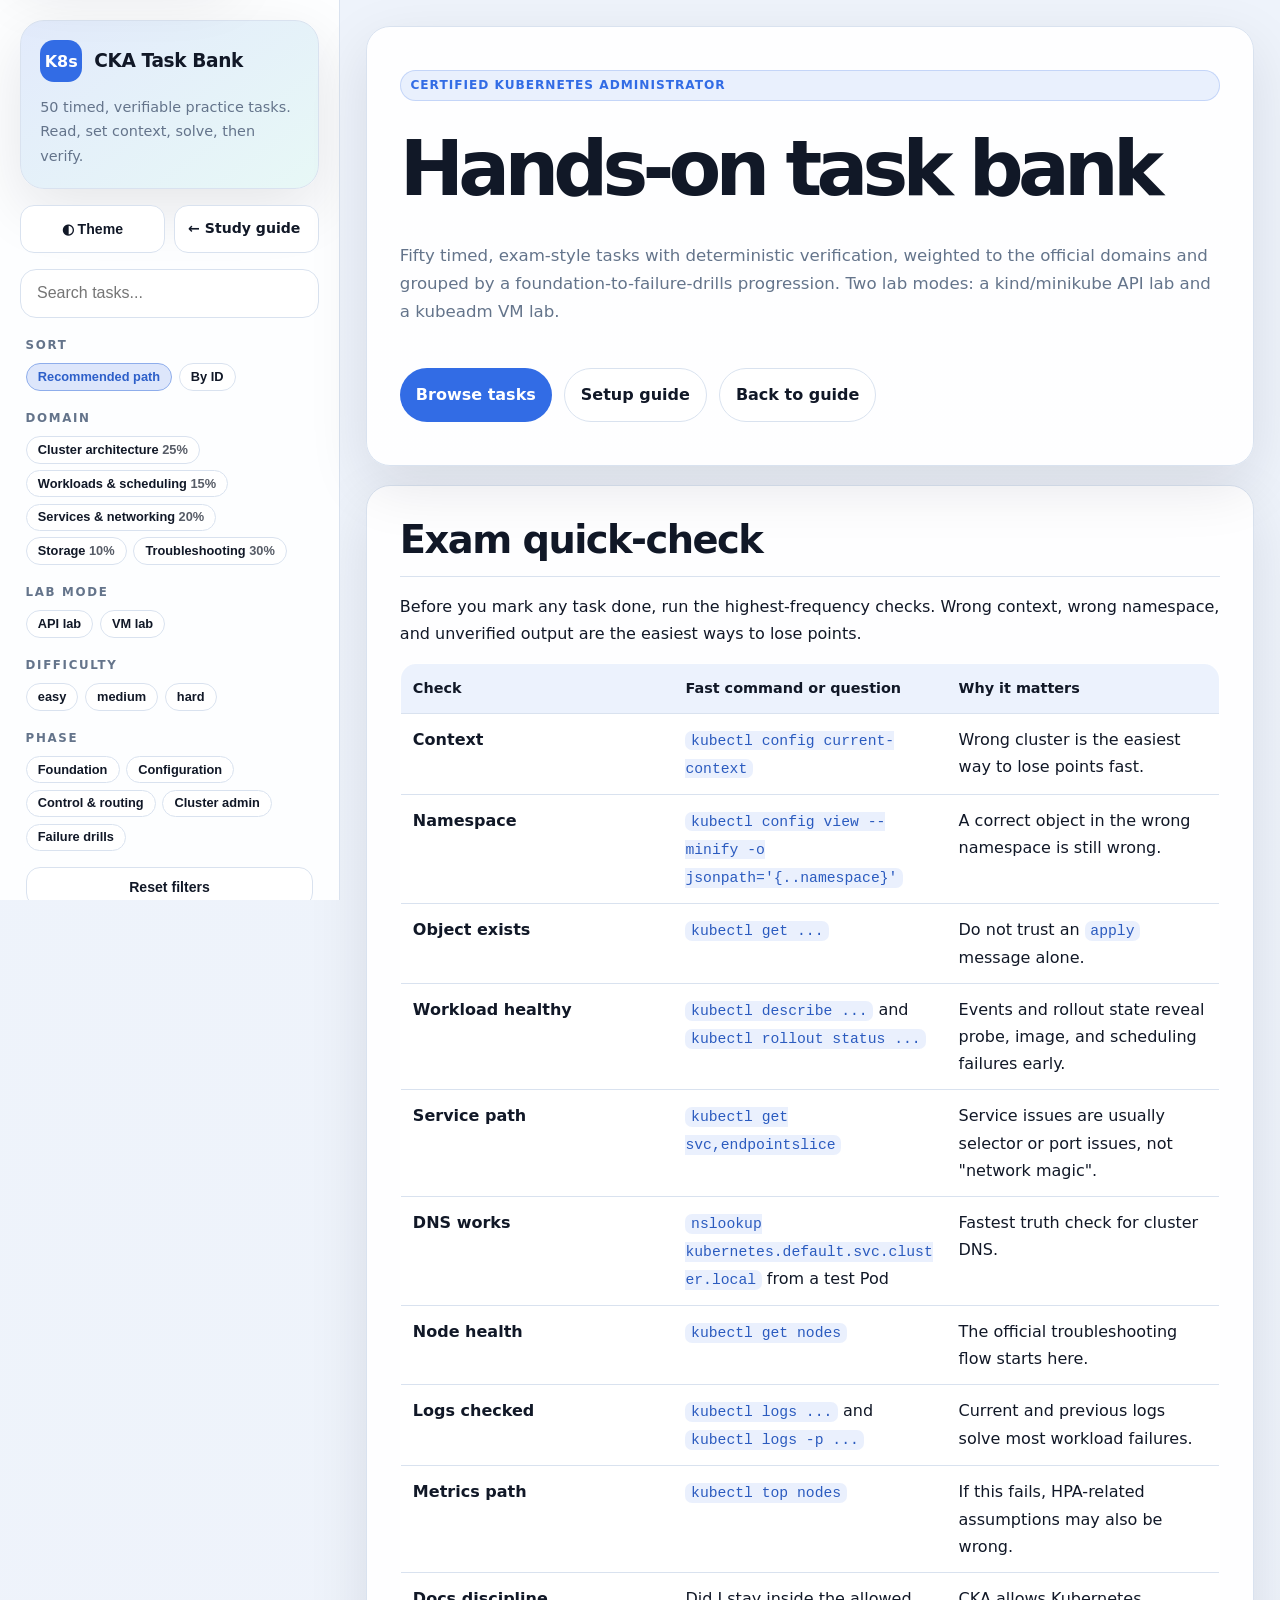
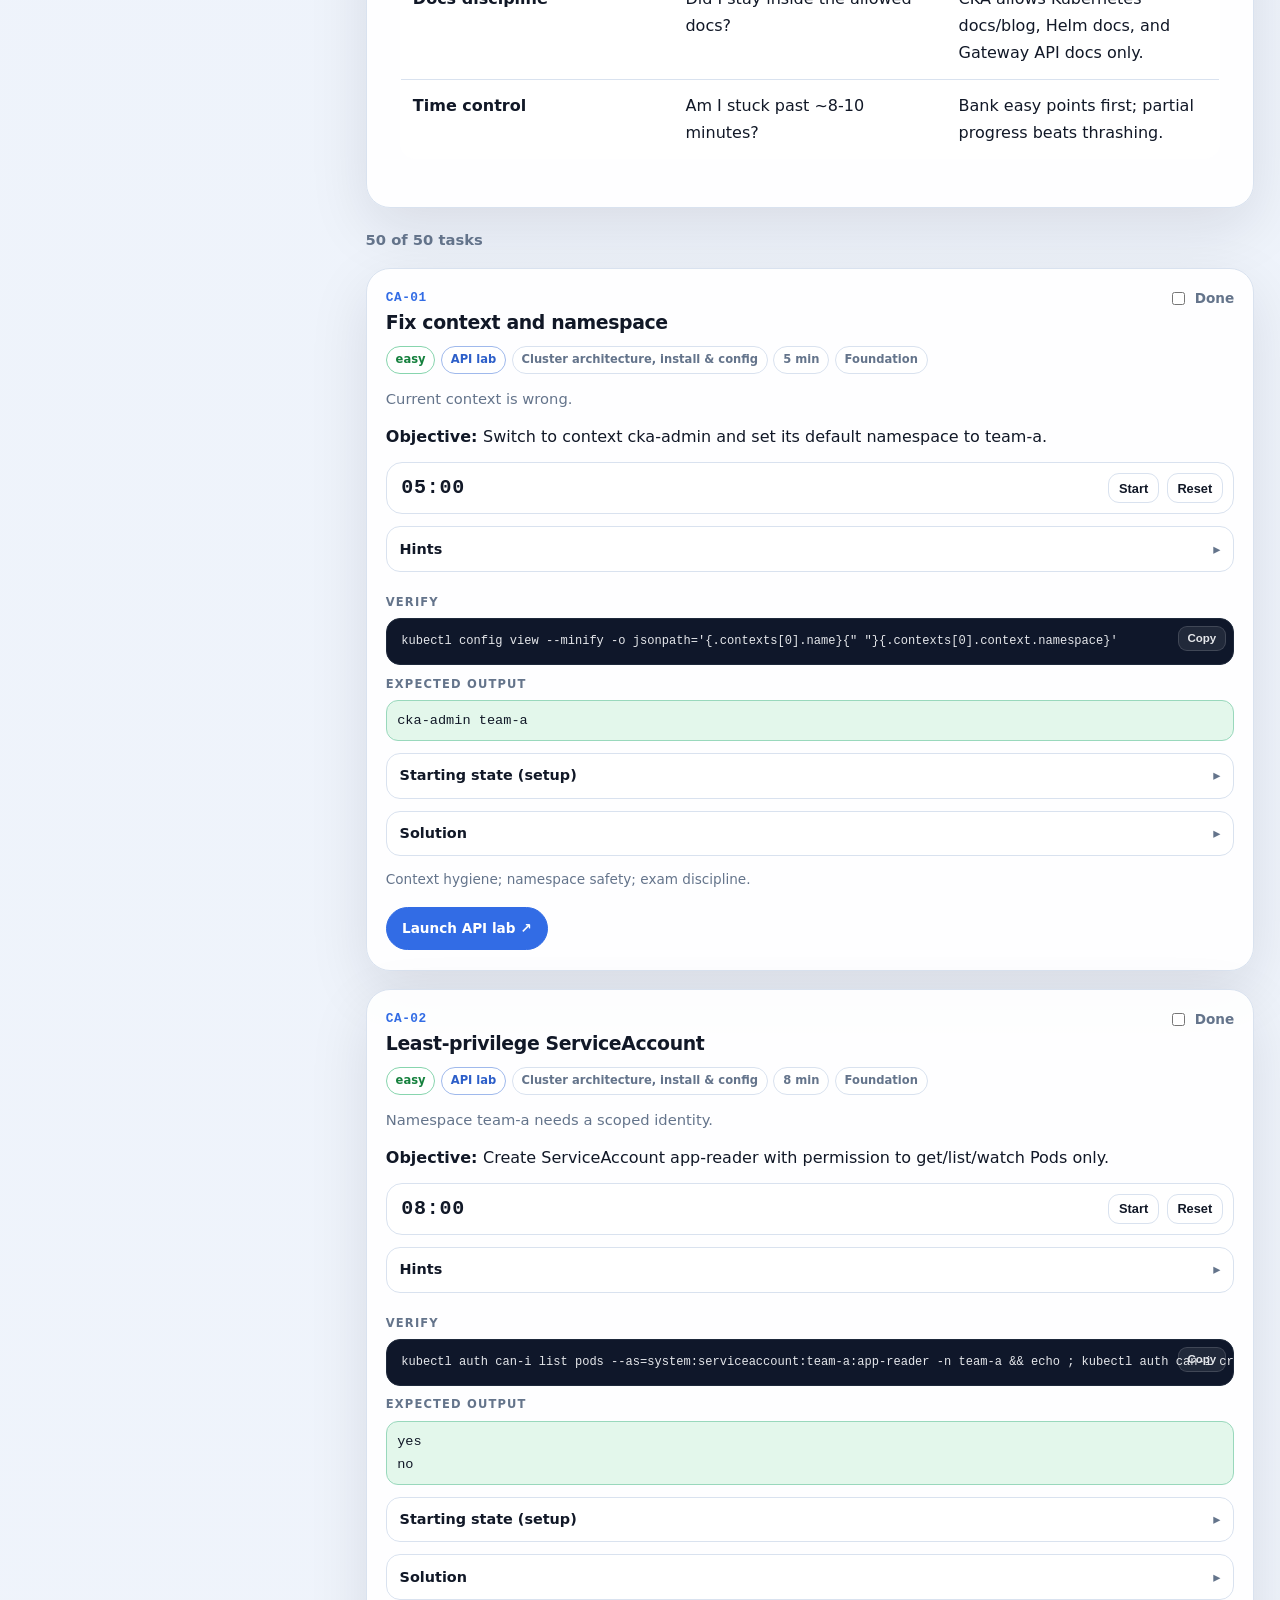
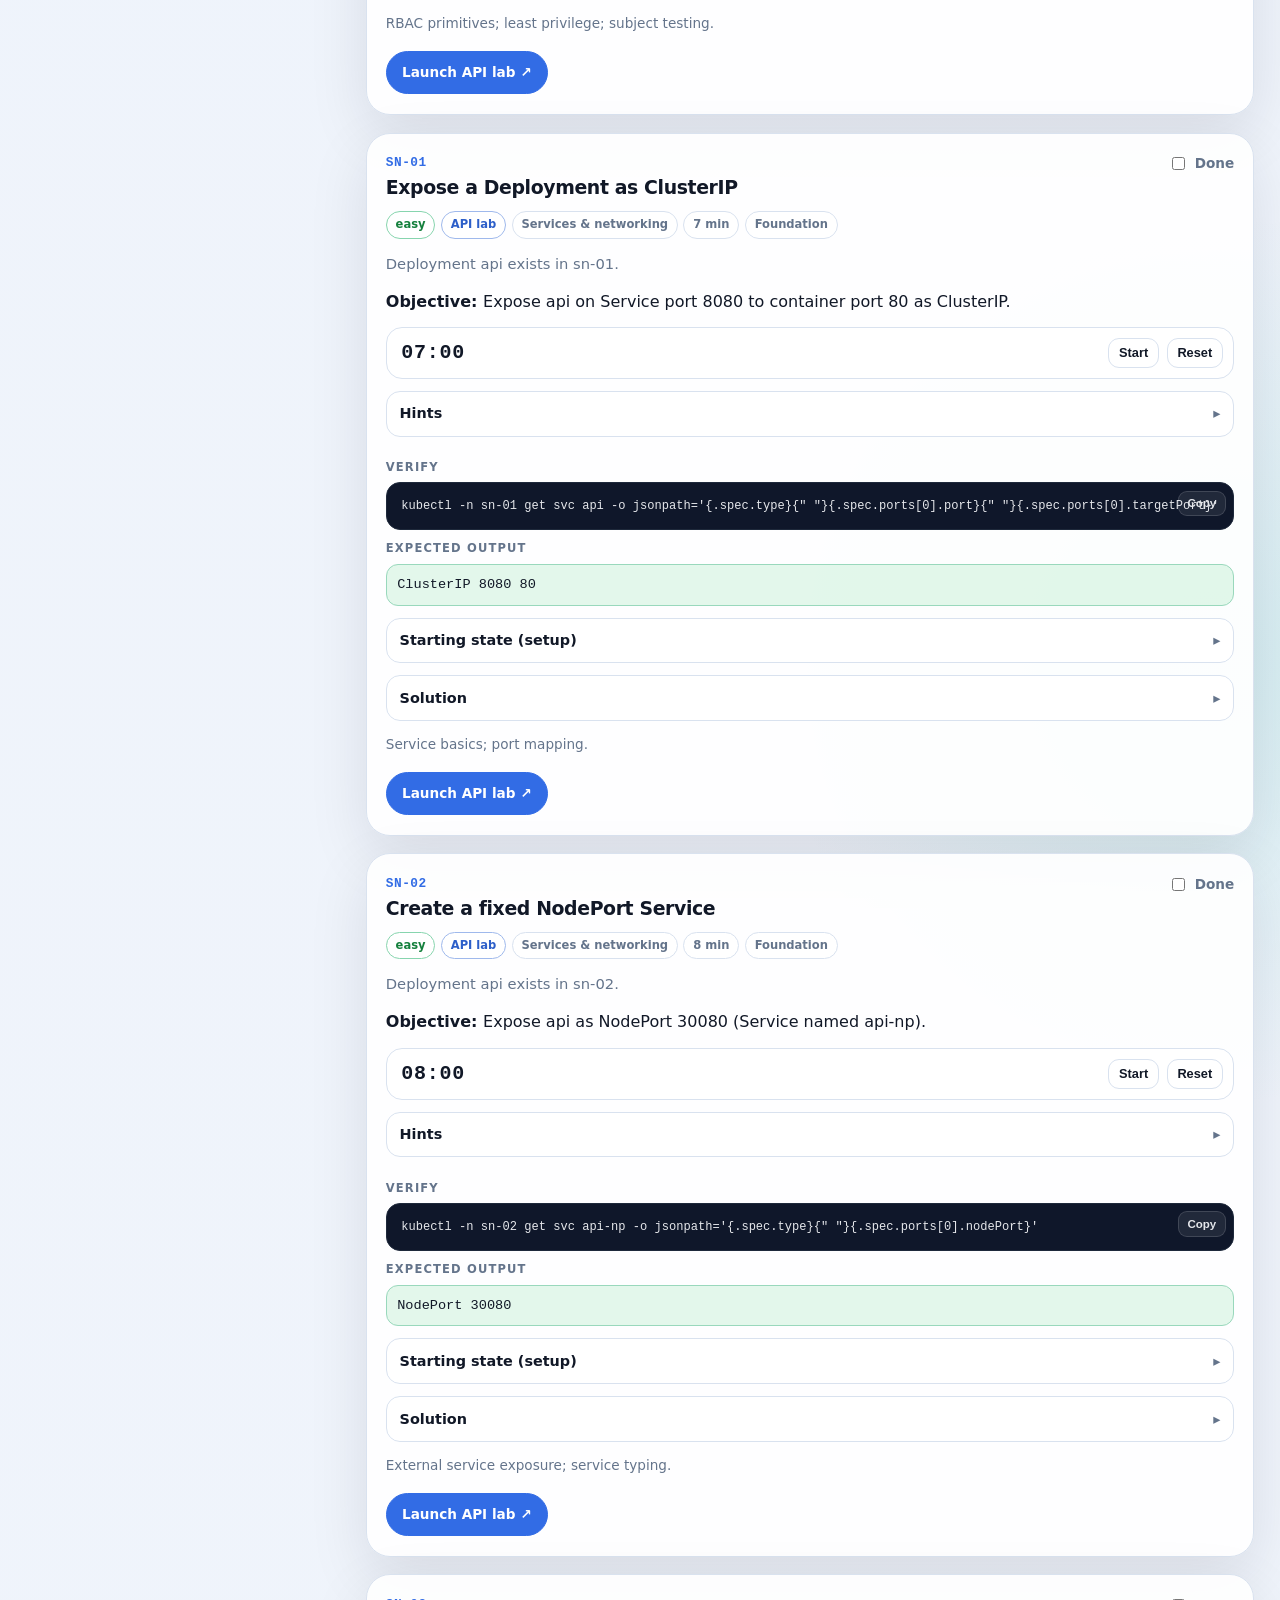
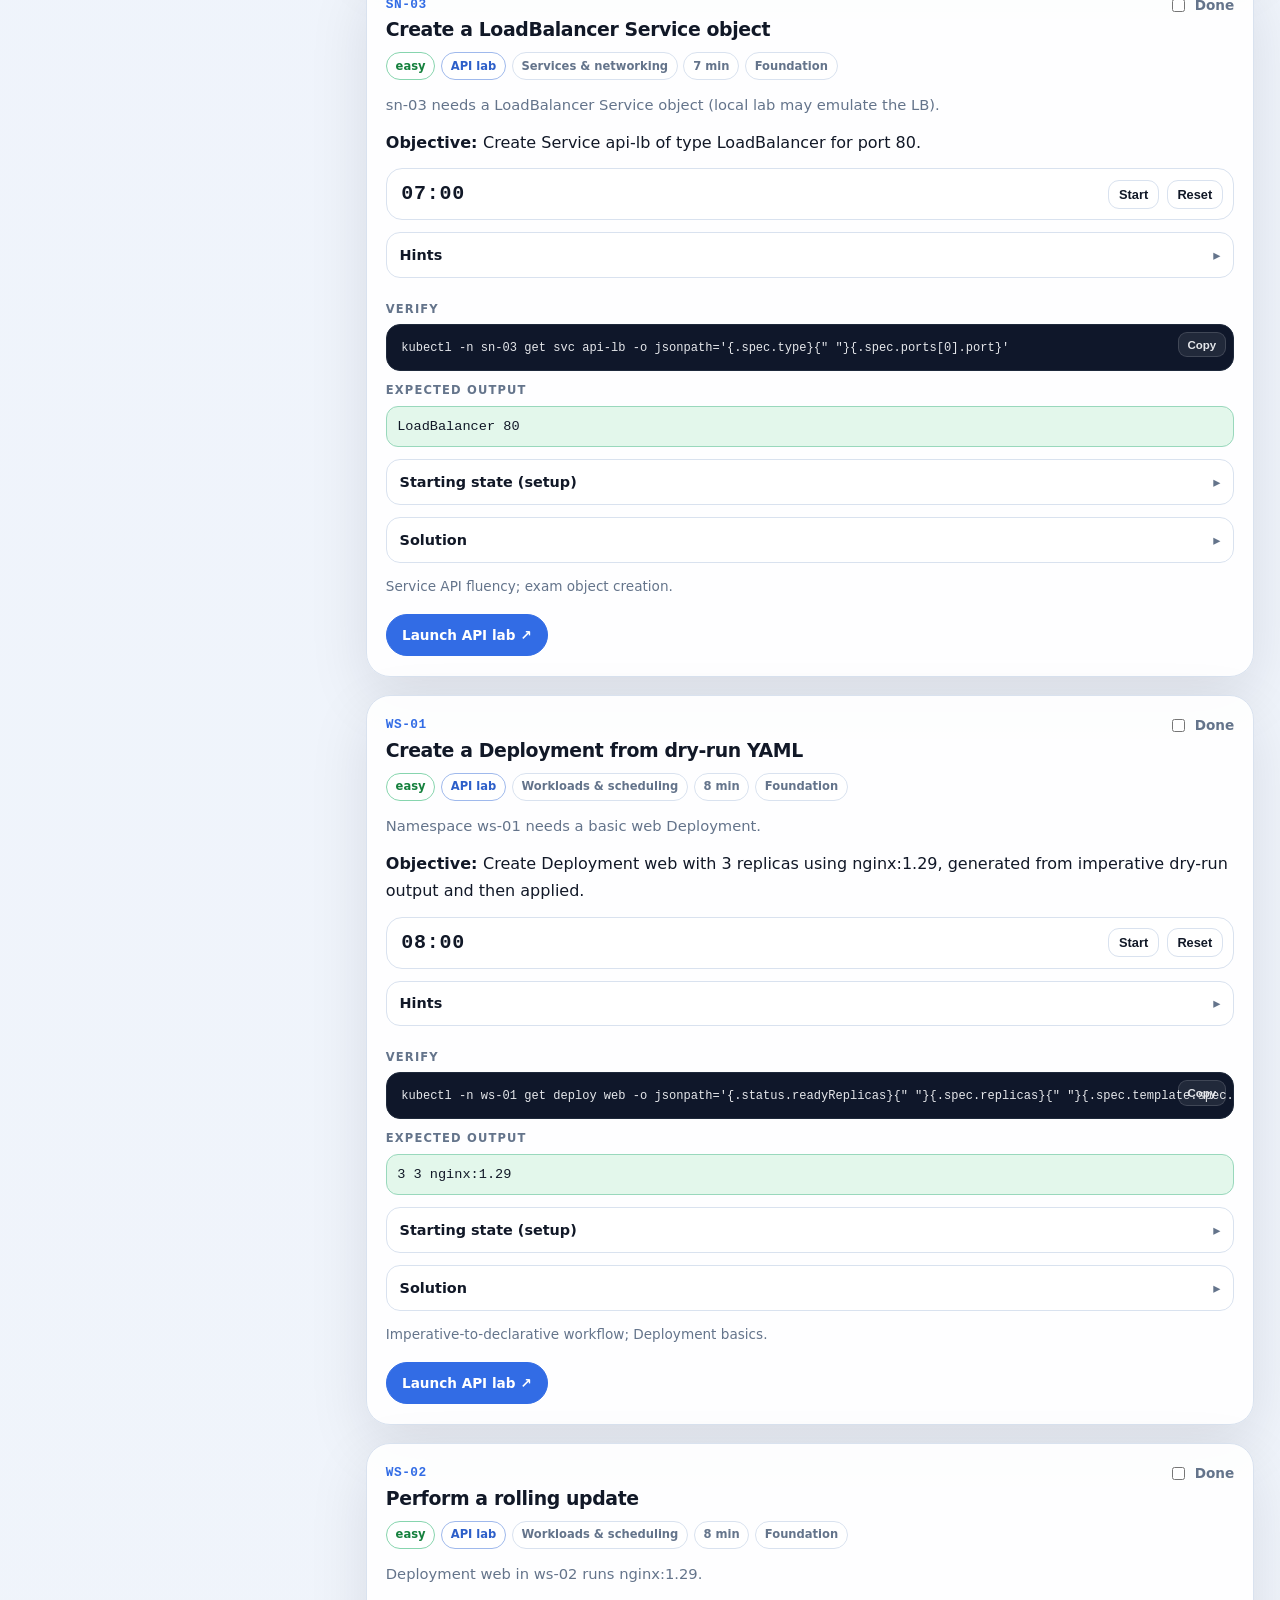
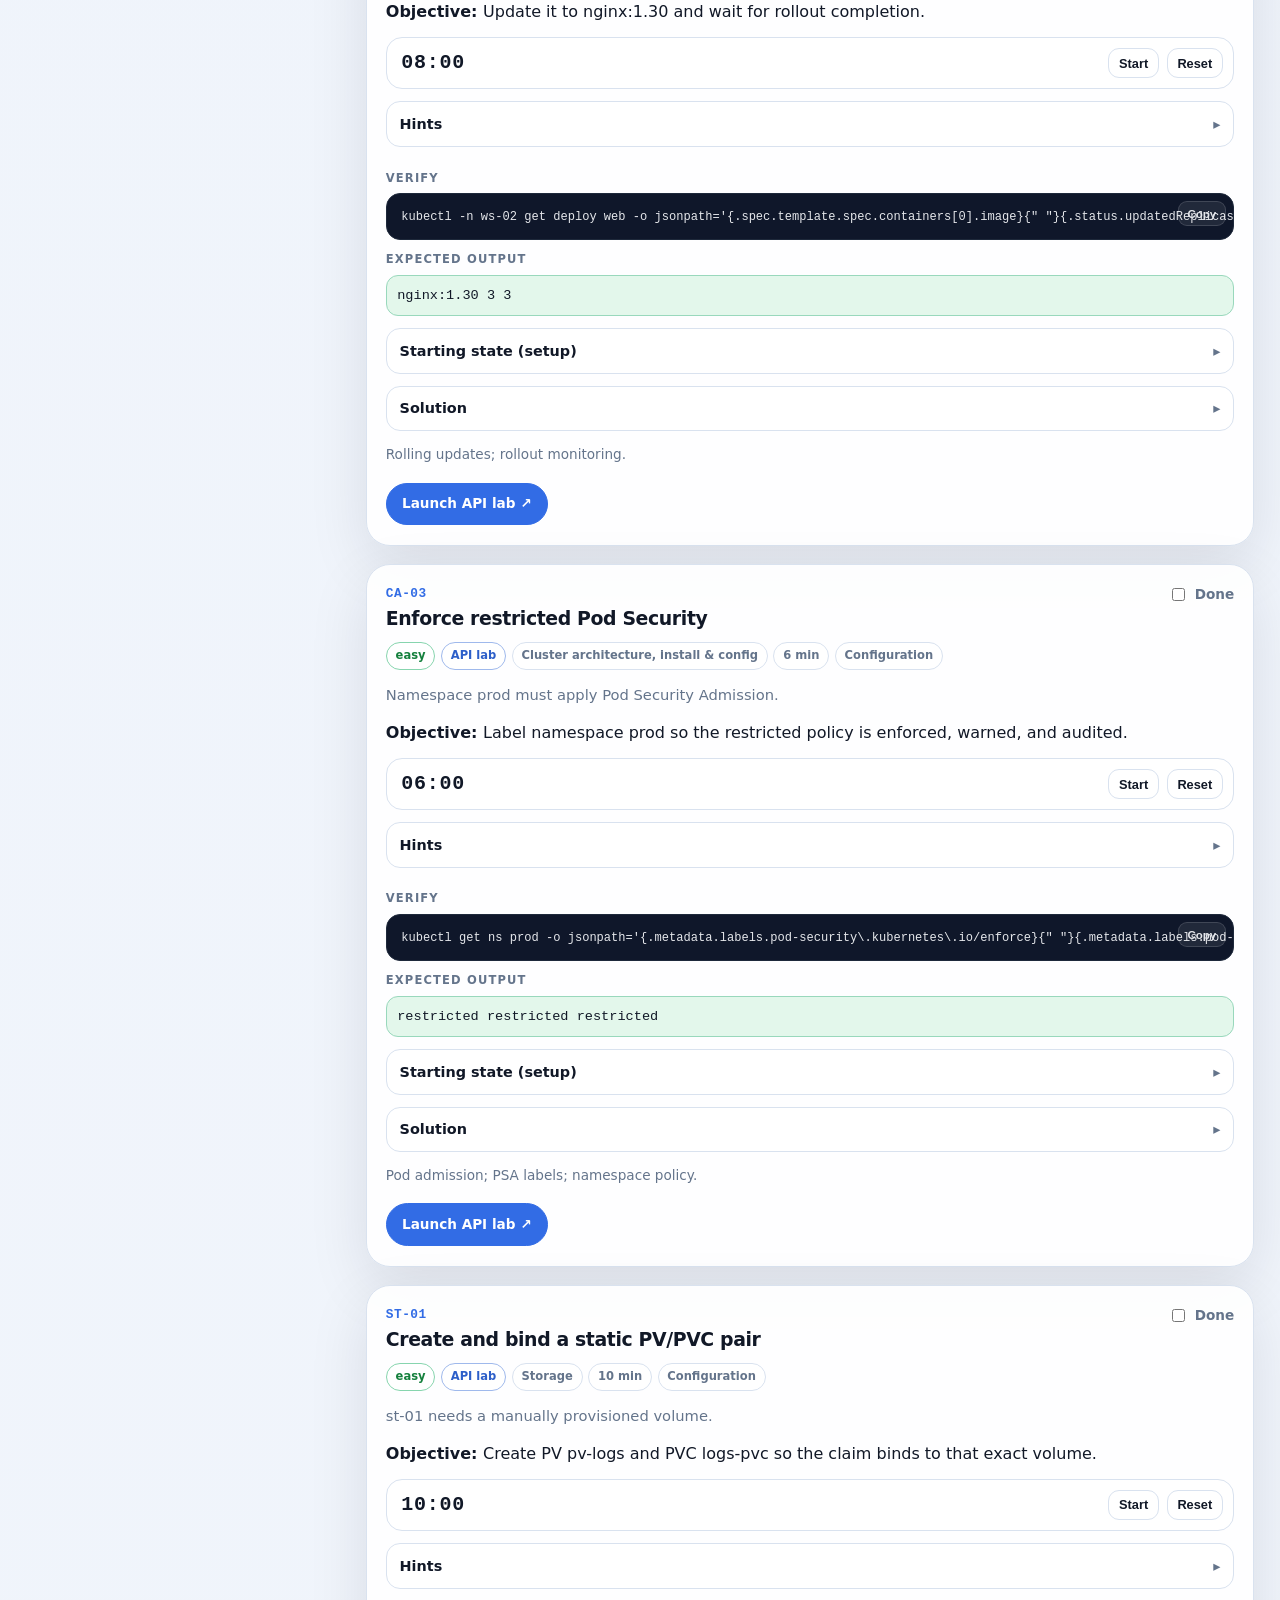
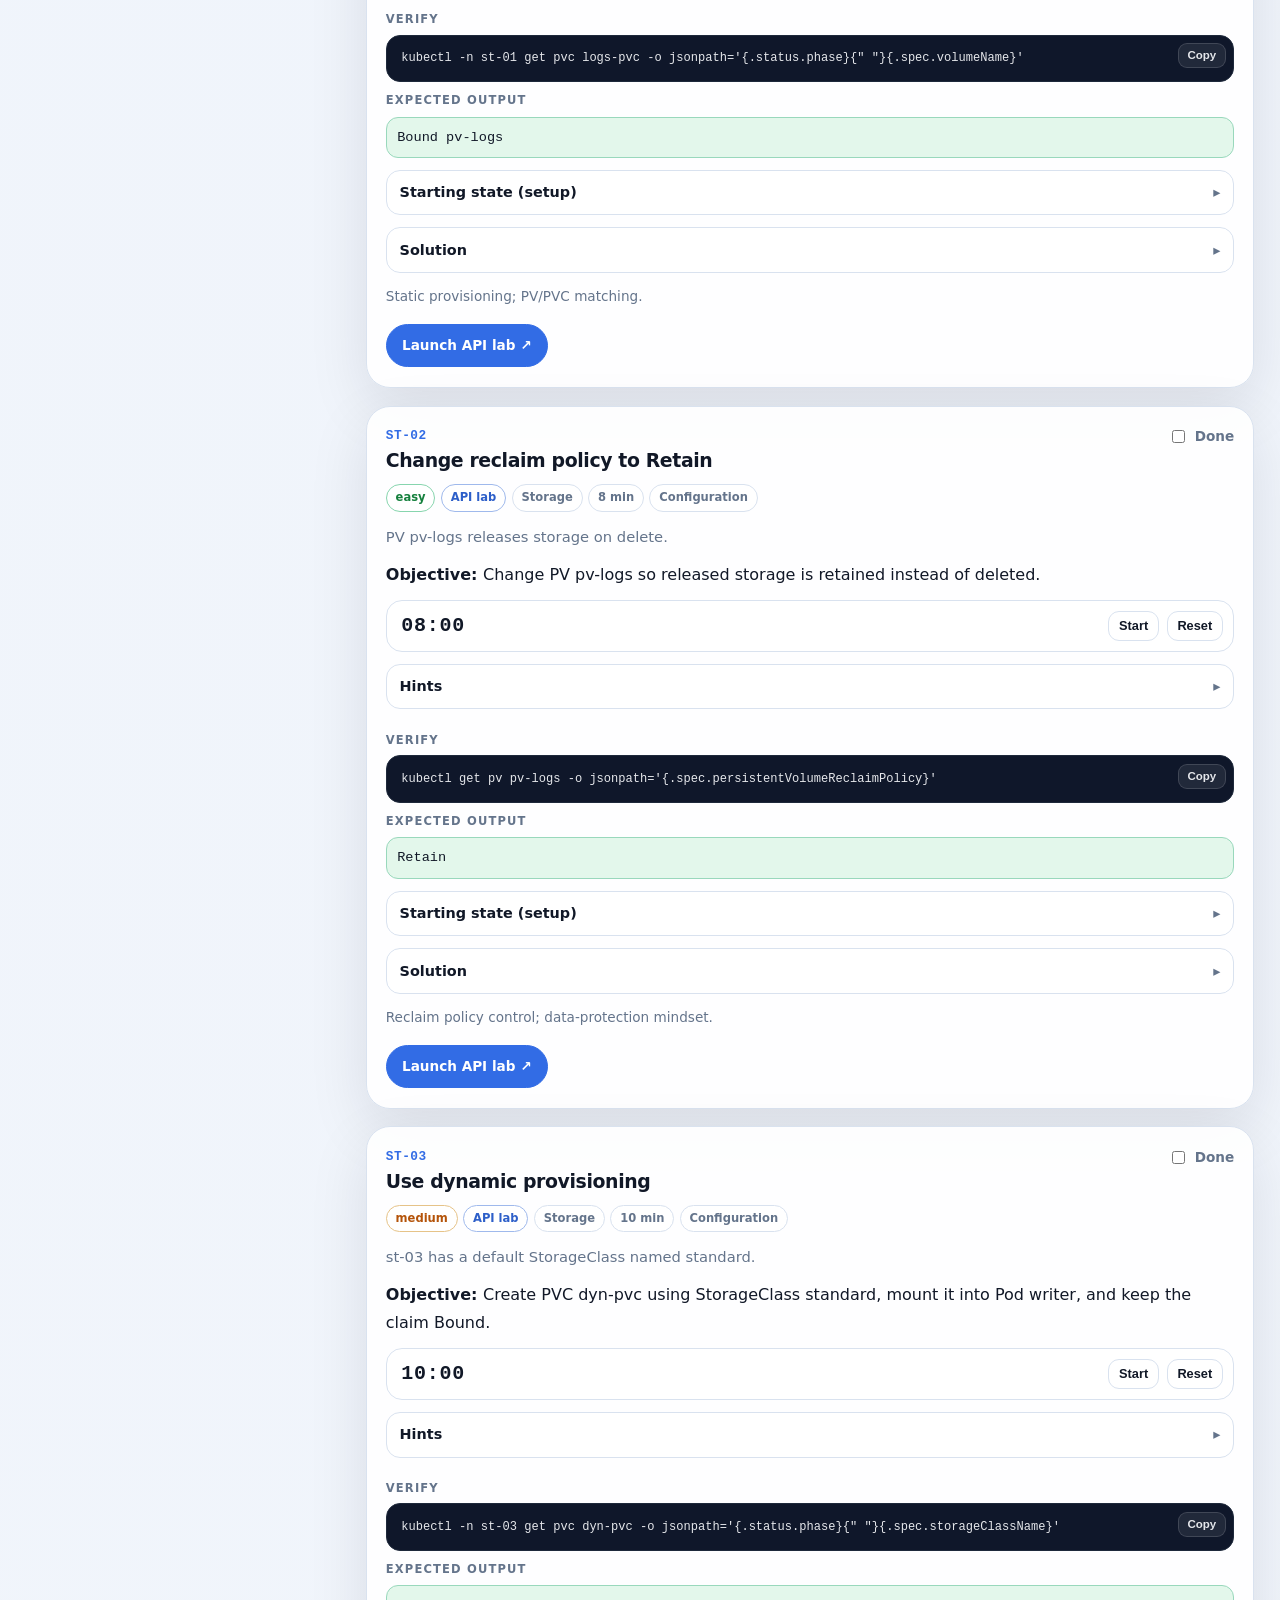
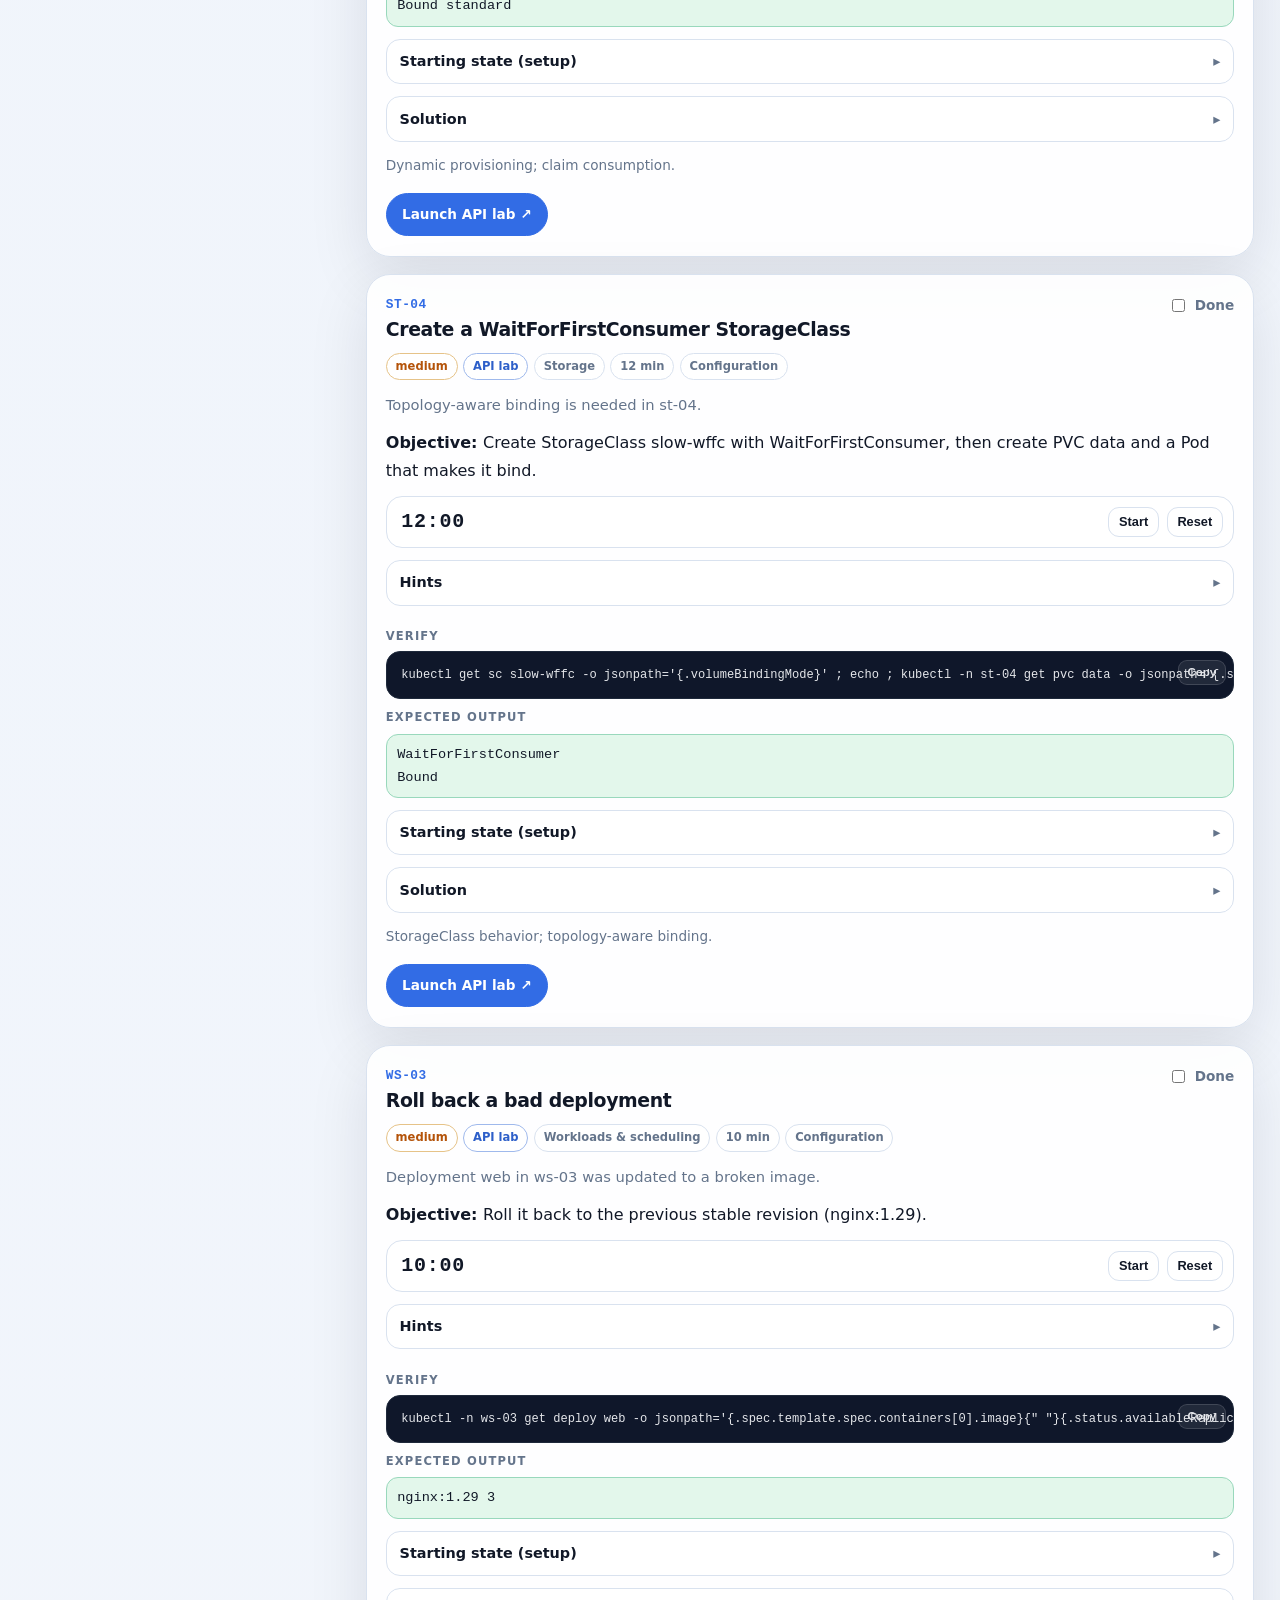
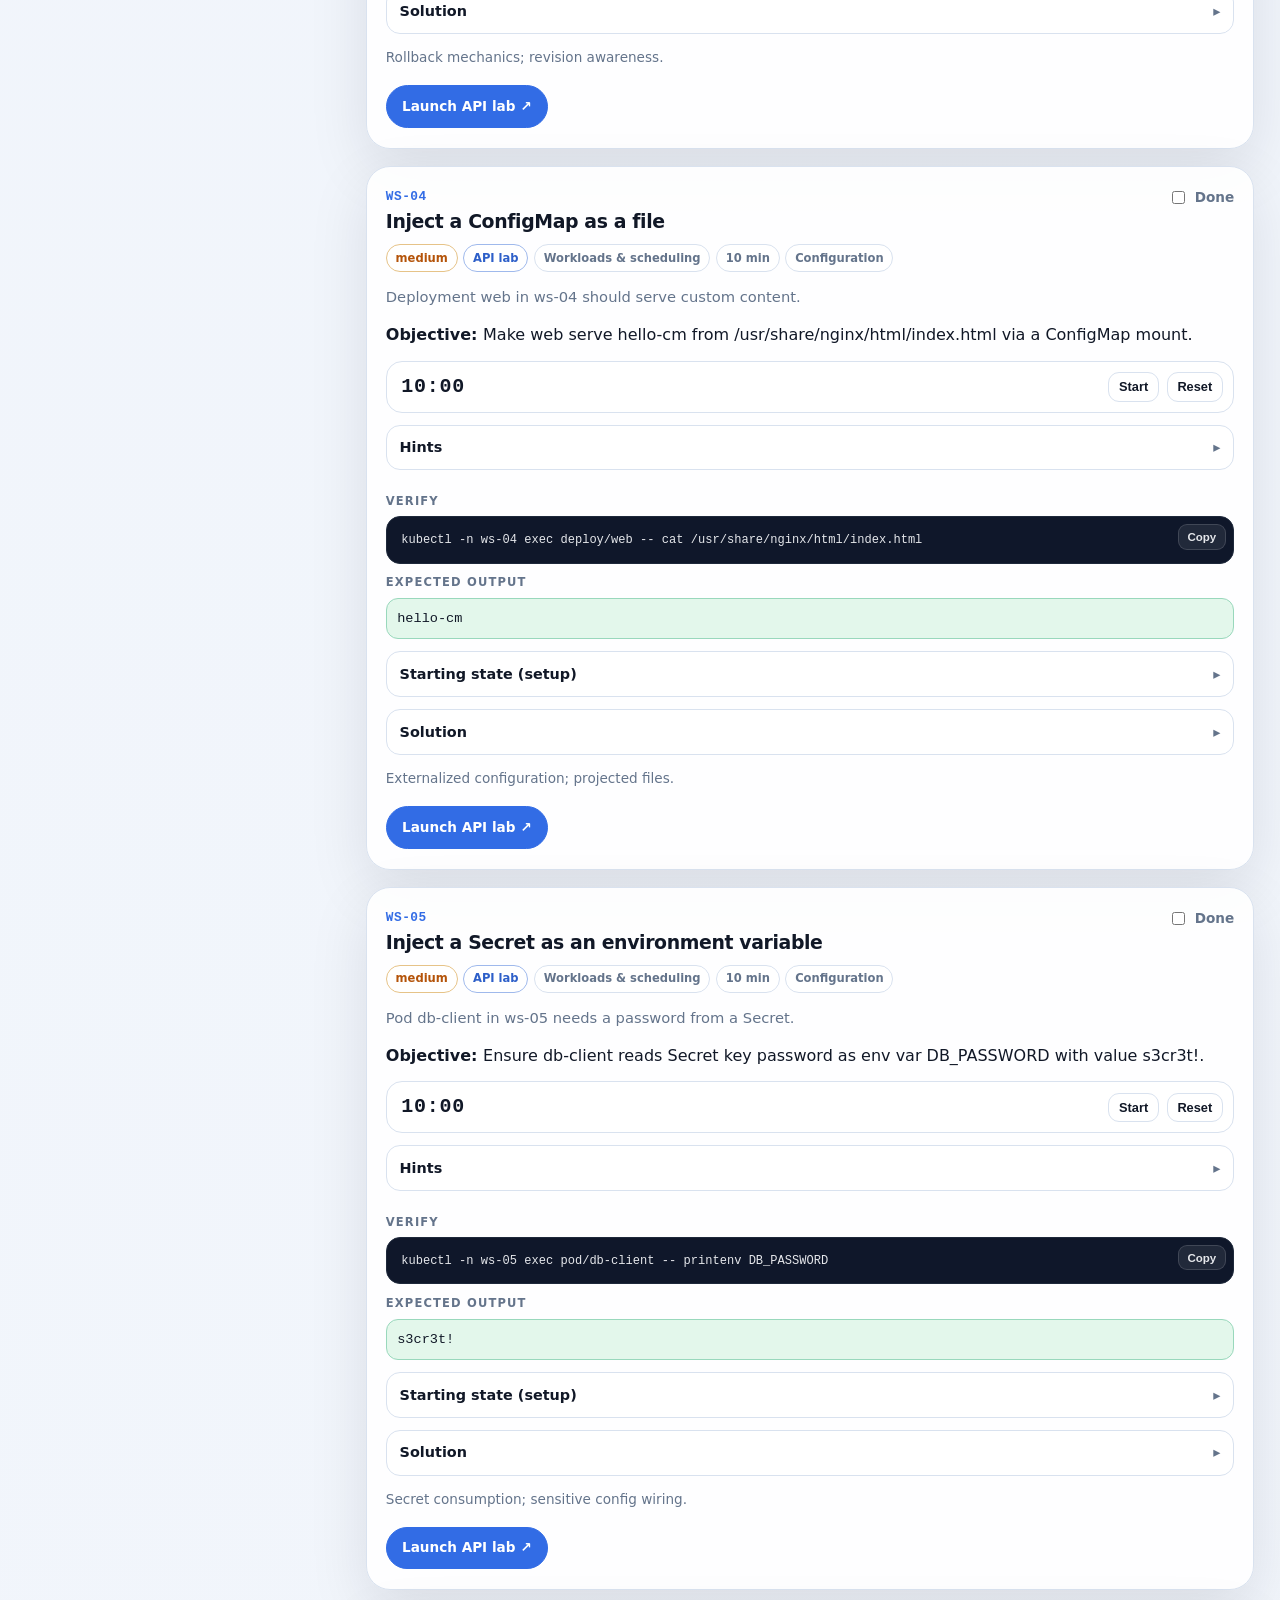
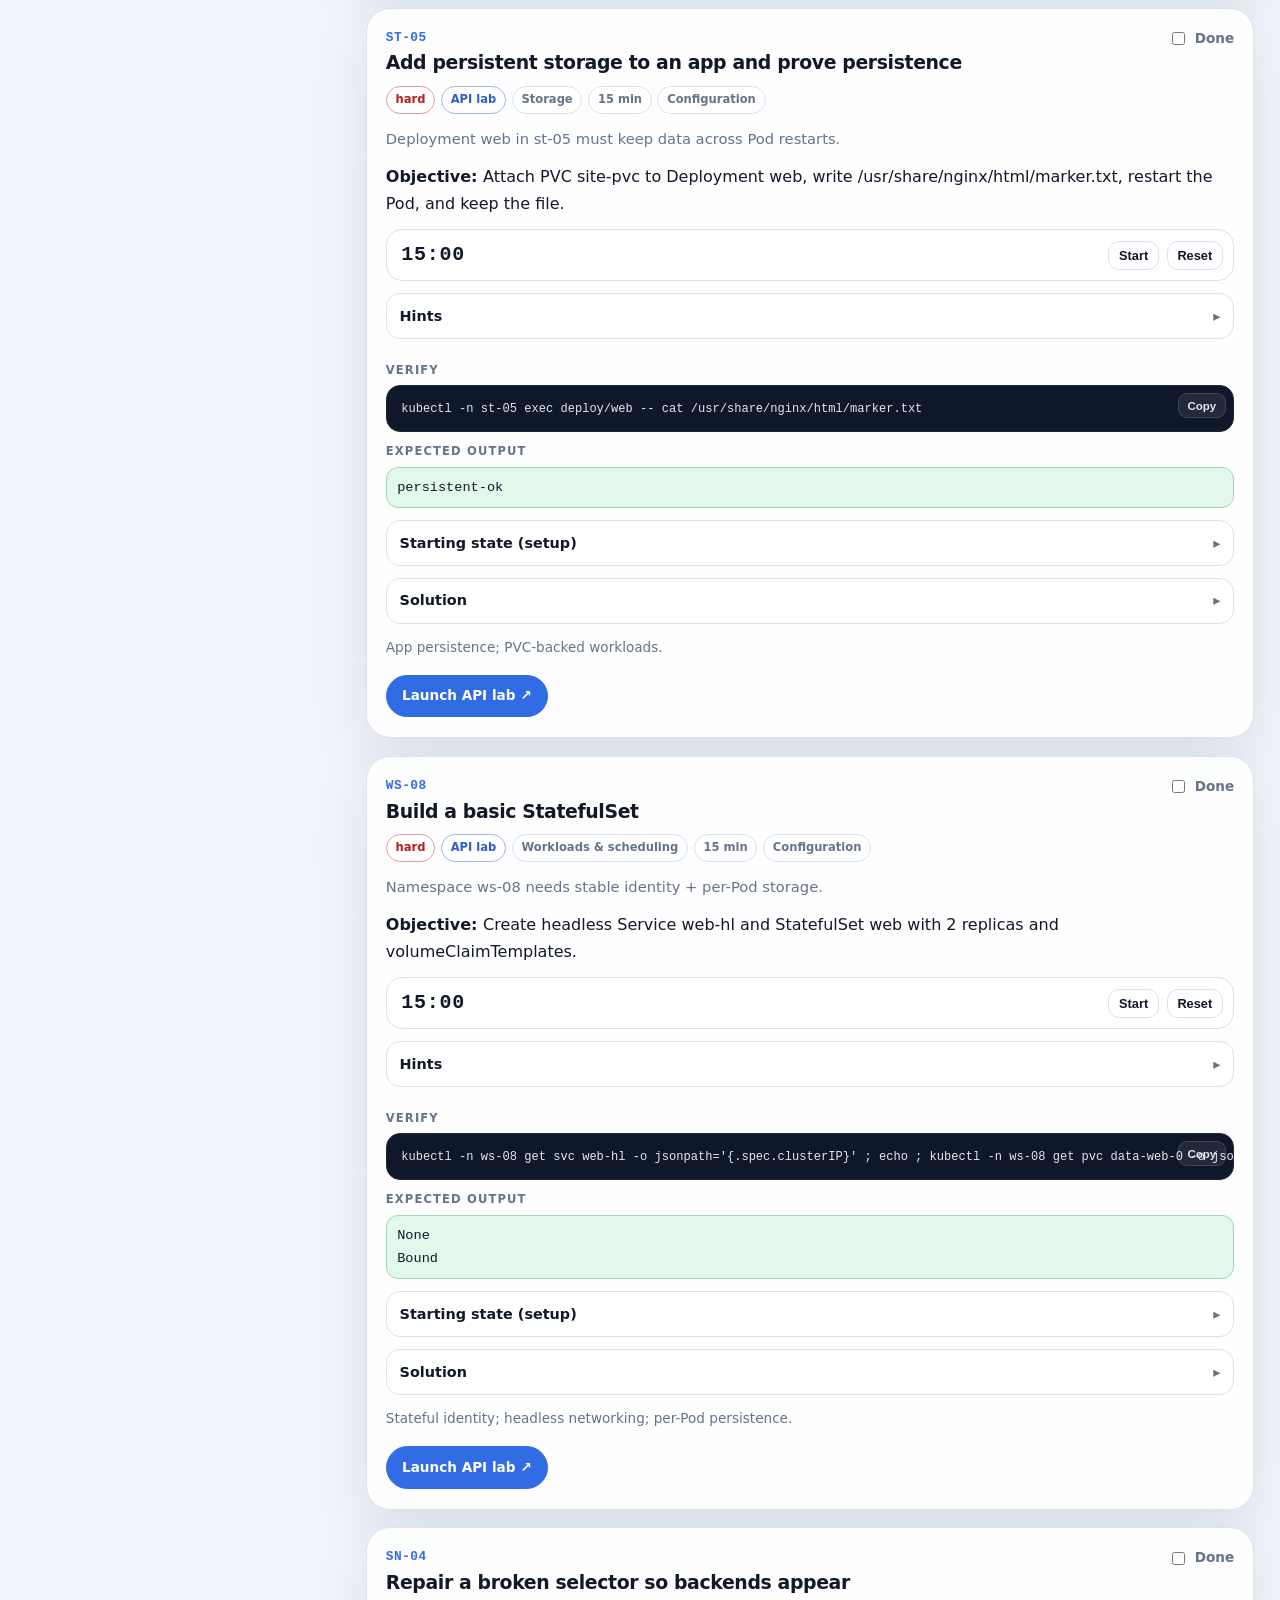
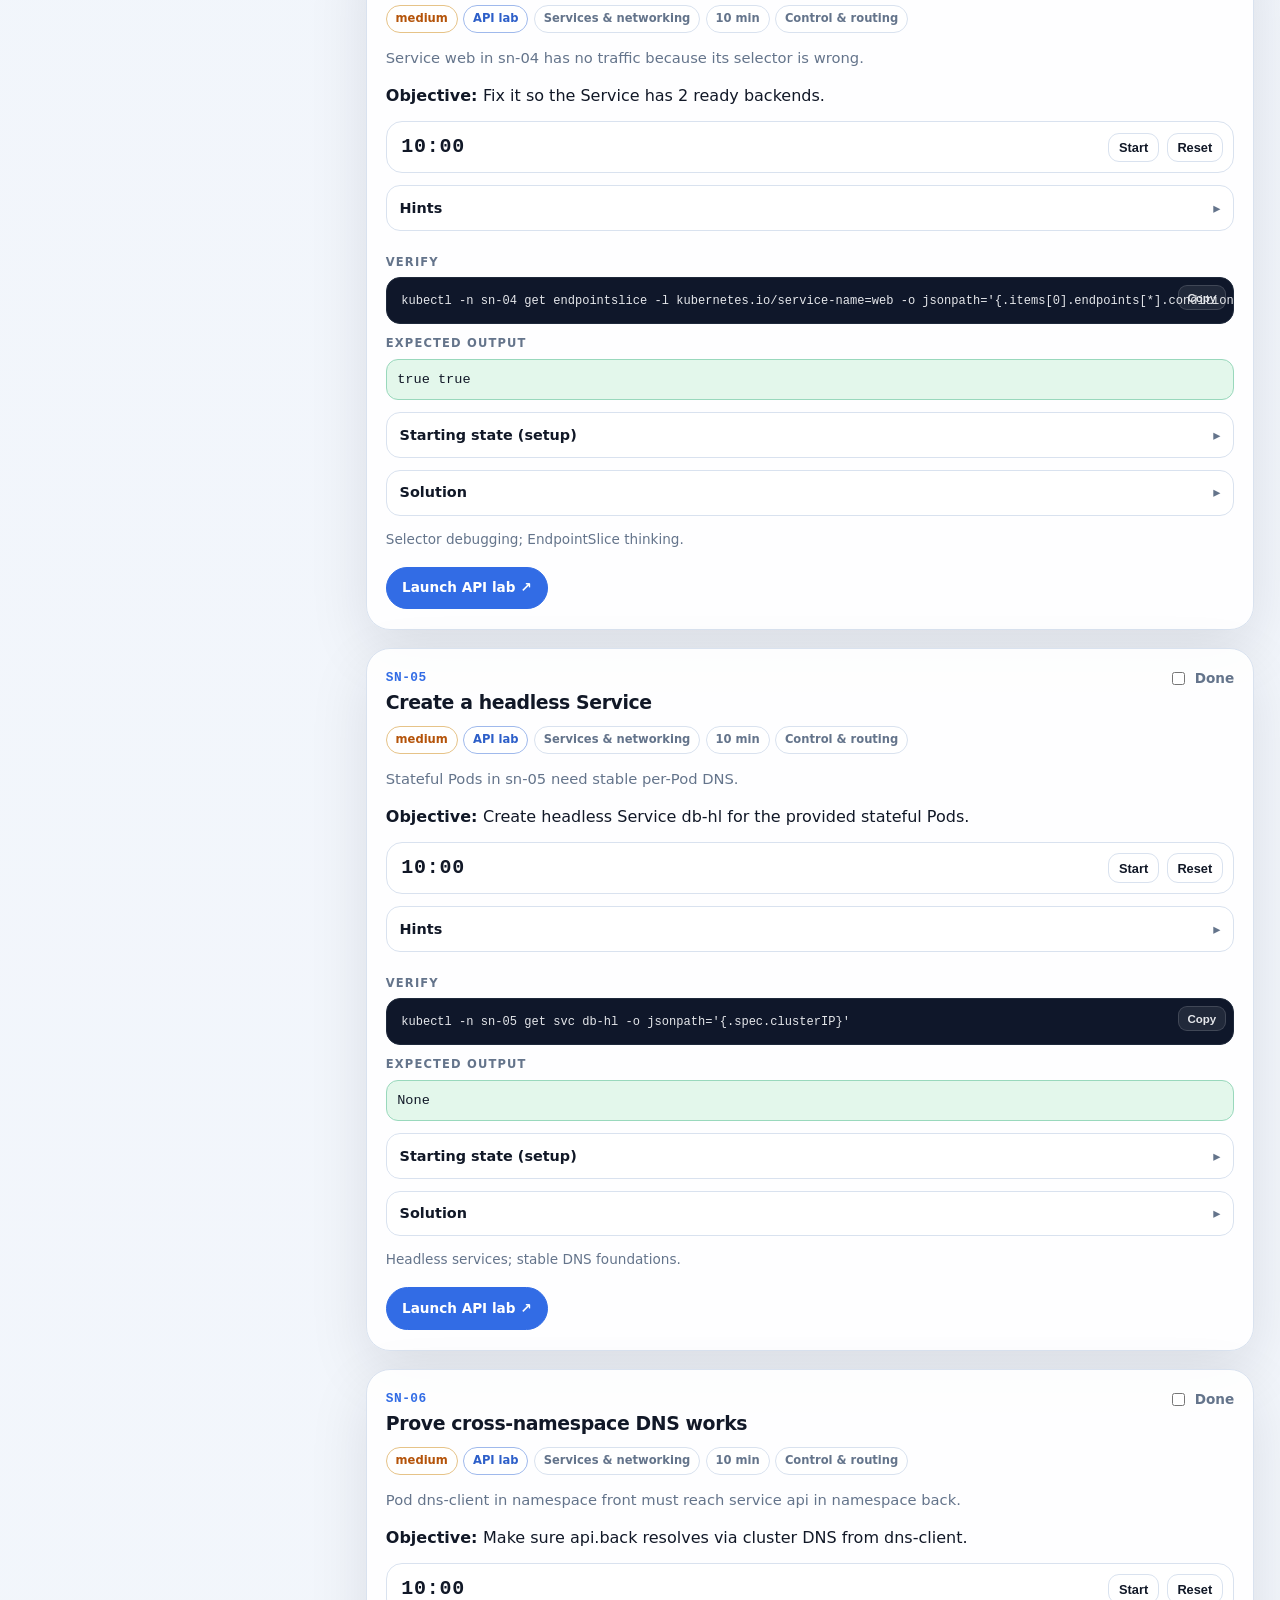
<file: CKA/tasks/index.html>
<!DOCTYPE html>

<html lang="en">

<head>
  <meta charset="utf-8" />
  <meta content="width=device-width, initial-scale=1" name="viewport" />
  <meta content="light dark" name="color-scheme" />
  <meta name="theme-color" content="#ffffff" media="(prefers-color-scheme: light)" />
  <meta name="theme-color" content="#0f172a" media="(prefers-color-scheme: dark)" />
  <meta name="application-name" content="CKA Guide" />
  <meta name="apple-mobile-web-app-title" content="CKA Tasks" />
  <meta name="mobile-web-app-capable" content="yes" />
  <meta name="apple-mobile-web-app-capable" content="yes" />
  <meta name="apple-mobile-web-app-status-bar-style" content="default" />
  <title>CKA Task Bank — 50 Hands-on Kubernetes Practice Tasks</title>
  <meta name="description"
    content="Fifty timed, exam-style Certified Kubernetes Administrator (CKA) practice tasks with deterministic verification, weighted to the official exam domains and runnable in a browser-based or local Kubernetes lab." />
  <meta name="keywords"
    content="CKA practice, Kubernetes practice tasks, CKA exam questions, kubectl exercises, Killercoda, kind, kubeadm, Kubernetes labs, CKA hands-on" />
  <meta name="author" content="CKA Study Guide" />
  <meta name="robots" content="index, follow" />
  <link rel="canonical" href="https://www.shafayat.bd/study/CKA/tasks/" />
  <meta property="og:type" content="website" />
  <meta property="og:site_name" content="CKA Study Guide" />
  <meta property="og:title" content="CKA Task Bank — 50 Hands-on Kubernetes Practice Tasks" />
  <meta property="og:description"
    content="Fifty timed, exam-style CKA practice tasks with deterministic verification, weighted to the official domains and runnable in a browser-based or local Kubernetes lab." />
  <meta property="og:url" content="https://www.shafayat.bd/study/CKA/tasks/" />
  <meta property="og:image" content="https://www.shafayat.bd/study/CKA/assets/icons/icon-512.png" />
  <meta property="og:image:width" content="512" />
  <meta property="og:image:height" content="512" />
  <meta property="og:locale" content="en_US" />
  <meta name="twitter:card" content="summary" />
  <meta name="twitter:title" content="CKA Task Bank — 50 Hands-on Kubernetes Practice Tasks" />
  <meta name="twitter:description"
    content="Fifty timed, exam-style CKA practice tasks with deterministic verification, runnable in a browser-based or local Kubernetes lab." />
  <meta name="twitter:image" content="https://www.shafayat.bd/study/CKA/assets/icons/icon-512.png" />
  <script type="application/ld+json">
  {
    "@context": "https://schema.org",
    "@type": "LearningResource",
    "name": "CKA Task Bank",
    "headline": "50 Hands-on Kubernetes Practice Tasks",
    "description": "Fifty timed, exam-style Certified Kubernetes Administrator (CKA) practice tasks with deterministic verification, weighted to the official exam domains and runnable in a browser-based or local Kubernetes lab.",
    "url": "https://www.shafayat.bd/study/CKA/tasks/",
    "inLanguage": "en",
    "isAccessibleForFree": true,
    "learningResourceType": "Practice problems",
    "educationalLevel": "Professional certification",
    "teaches": "Hands-on Kubernetes administration for the CKA exam",
    "isPartOf": {
      "@type": "LearningResource",
      "name": "CKA Study Guide",
      "url": "https://www.shafayat.bd/study/CKA/"
    },
    "about": [
      { "@type": "Thing", "name": "Kubernetes" },
      { "@type": "Thing", "name": "Certified Kubernetes Administrator" }
    ]
  }
  </script>
  <script type="application/ld+json">
  {
    "@context": "https://schema.org",
    "@type": "BreadcrumbList",
    "itemListElement": [
      { "@type": "ListItem", "position": 1, "name": "CKA Study Guide", "item": "https://www.shafayat.bd/study/CKA/" },
      { "@type": "ListItem", "position": 2, "name": "Task Bank", "item": "https://www.shafayat.bd/study/CKA/tasks/" }
    ]
  }
  </script>
  <link rel="manifest" href="../manifest.webmanifest" />
  <link rel="sitemap" type="application/xml" href="../sitemap.xml" />
  <link rel="icon" href="../assets/favicon.svg" type="image/svg+xml" />
  <link rel="apple-touch-icon" href="../assets/icons/apple-touch-icon.png" />
  <link rel="stylesheet" href="../assets/css/styles.css" />
  <link rel="stylesheet" href="assets/tasks.css" />
</head>

<body>
  <a class="skip-link" href="#content">Skip to main content</a>
  <div class="progress" id="progress" aria-hidden="true"></div>
  <div class="mobile-bar">
    <div class="mobile-bar-row">
      <button aria-controls="sidebar" aria-expanded="false" aria-label="Open navigation" id="openNav" type="button"><span aria-hidden="true">☰</span></button>
      <div class="mobile-bar-center">
        <strong class="mobile-title">CKA Task Bank</strong>
        <input aria-label="Search tasks" class="mobile-search-input" id="searchMobile" placeholder="Search tasks..."
          type="search" />
      </div>
      <button aria-expanded="false" aria-label="Search tasks" id="searchToggleMobile" type="button"><span aria-hidden="true">🔍</span></button>
      <button aria-label="Toggle dark theme" aria-pressed="false" id="themeMobile" type="button"><span aria-hidden="true">◐</span></button>
    </div>
  </div>
  <div class="shell">
    <aside aria-label="Task bank navigation" class="sidebar" id="sidebar">
      <div class="brand-card">
        <div class="logo"><span class="kube-mark">K8s</span>
          <h1>CKA Task Bank</h1>
        </div>
        <p>50 timed, verifiable practice tasks. Read, set context, solve, then verify.</p>
      </div>
      <div class="controls">
        <button aria-label="Toggle dark theme" aria-pressed="false" id="themeToggle" type="button"><span aria-hidden="true">◐</span> Theme</button>
        <a class="button" href="../index.html">← Study guide</a>
      </div>
      <div class="search-box">
        <input aria-label="Search tasks" id="search" placeholder="Search tasks..." type="search" />
      </div>

      <div class="toc-title">Sort</div>
      <div class="chip-row" id="sortChips" role="group" aria-label="Sort order">
        <button class="chip active" type="button" data-sort="recommended" aria-pressed="true">Recommended path</button>
        <button class="chip" type="button" data-sort="id" aria-pressed="false">By ID</button>
      </div>

      <div class="toc-title">Domain</div>
      <div class="chip-row" id="domainChips" role="group" aria-label="Filter by domain"></div>

      <div class="toc-title">Lab mode</div>
      <div class="chip-row" id="labModeChips" role="group" aria-label="Filter by lab mode"></div>

      <div class="toc-title">Difficulty</div>
      <div class="chip-row" id="difficultyChips" role="group" aria-label="Filter by difficulty"></div>

      <div class="toc-title">Phase</div>
      <div class="chip-row" id="phaseChips" role="group" aria-label="Filter by phase"></div>

      <button class="reset-filters" id="resetFilters" type="button">Reset filters</button>
    </aside>

    <main class="main" id="content" tabindex="-1">
      <section class="search-results" id="searchResults" aria-label="Search results">
        <div class="search-results-head">
          <p class="search-results-count" id="searchCount" role="status" aria-live="polite"></p>
          <div class="search-nav">
            <button id="searchPrev" type="button" aria-label="Previous match" title="Previous match"><span aria-hidden="true">↑</span></button>
            <button id="searchNext" type="button" aria-label="Next match" title="Next match"><span aria-hidden="true">↓</span></button>
            <button id="searchToggleList" type="button" aria-label="Toggle results list" aria-expanded="true"
              title="Show or hide the results list"><span aria-hidden="true">≡</span></button>
            <button id="searchClear" type="button" aria-label="Clear search" title="Clear search"><span aria-hidden="true">✕</span></button>
          </div>
        </div>
        <div class="search-results-list" id="searchList"></div>
      </section>
      <header class="hero section-panel" id="task-bank-overview">
        <p class="eyebrow">Certified Kubernetes Administrator</p>
        <h1>Hands-on task bank</h1>
        <p class="subtitle">Fifty timed, exam-style tasks with deterministic verification, weighted to the official
          domains and grouped by a foundation-to-failure-drills progression. Two lab modes: a kind/minikube API lab and
          a kubeadm VM lab.</p>
        <div class="hero-actions">
          <a href="#task-list">Browse tasks</a>
          <a class="secondary" href="README.md">Setup guide</a>
          <a class="secondary" href="../index.html#hands-on-task-bank">Back to guide</a>
        </div>
      </header>

      <section class="section-panel" id="exam-quick-check" aria-labelledby="quick-check-title">
        <h2 id="quick-check-title">Exam quick-check</h2>
        <p>Before you mark any task done, run the highest-frequency checks. Wrong context, wrong namespace, and
          unverified output are the easiest ways to lose points.</p>
        <table class="compact-table">
          <thead>
            <tr>
              <th>Check</th>
              <th>Fast command or question</th>
              <th>Why it matters</th>
            </tr>
          </thead>
          <tbody>
            <tr>
              <td data-label="Check"><strong>Context</strong></td>
              <td data-label="Command"><code>kubectl config current-context</code></td>
              <td data-label="Why">Wrong cluster is the easiest way to lose points fast.</td>
            </tr>
            <tr>
              <td data-label="Check"><strong>Namespace</strong></td>
              <td data-label="Command"><code>kubectl config view --minify -o jsonpath='{..namespace}'</code></td>
              <td data-label="Why">A correct object in the wrong namespace is still wrong.</td>
            </tr>
            <tr>
              <td data-label="Check"><strong>Object exists</strong></td>
              <td data-label="Command"><code>kubectl get ...</code></td>
              <td data-label="Why">Do not trust an <code>apply</code> message alone.</td>
            </tr>
            <tr>
              <td data-label="Check"><strong>Workload healthy</strong></td>
              <td data-label="Command"><code>kubectl describe ...</code> and <code>kubectl rollout status ...</code></td>
              <td data-label="Why">Events and rollout state reveal probe, image, and scheduling failures early.</td>
            </tr>
            <tr>
              <td data-label="Check"><strong>Service path</strong></td>
              <td data-label="Command"><code>kubectl get svc,endpointslice</code></td>
              <td data-label="Why">Service issues are usually selector or port issues, not "network magic".</td>
            </tr>
            <tr>
              <td data-label="Check"><strong>DNS works</strong></td>
              <td data-label="Command"><code>nslookup kubernetes.default.svc.cluster.local</code> from a test Pod</td>
              <td data-label="Why">Fastest truth check for cluster DNS.</td>
            </tr>
            <tr>
              <td data-label="Check"><strong>Node health</strong></td>
              <td data-label="Command"><code>kubectl get nodes</code></td>
              <td data-label="Why">The official troubleshooting flow starts here.</td>
            </tr>
            <tr>
              <td data-label="Check"><strong>Logs checked</strong></td>
              <td data-label="Command"><code>kubectl logs ...</code> and <code>kubectl logs -p ...</code></td>
              <td data-label="Why">Current and previous logs solve most workload failures.</td>
            </tr>
            <tr>
              <td data-label="Check"><strong>Metrics path</strong></td>
              <td data-label="Command"><code>kubectl top nodes</code></td>
              <td data-label="Why">If this fails, HPA-related assumptions may also be wrong.</td>
            </tr>
            <tr>
              <td data-label="Check"><strong>Docs discipline</strong></td>
              <td data-label="Command">Did I stay inside the allowed docs?</td>
              <td data-label="Why">CKA allows Kubernetes docs/blog, Helm docs, and Gateway API docs only.</td>
            </tr>
            <tr>
              <td data-label="Check"><strong>Time control</strong></td>
              <td data-label="Command">Am I stuck past ~8-10 minutes?</td>
              <td data-label="Why">Bank easy points first; partial progress beats thrashing.</td>
            </tr>
          </tbody>
        </table>
      </section>

      <div class="task-toolbar" id="task-list">
        <p class="task-count" id="taskCount" aria-live="polite" role="status">Loading tasks...</p>
      </div>
      <div class="no-results" id="noResults" role="status" aria-live="polite">No tasks match these filters. Try
        resetting filters or clearing search.</div>
      <div class="task-grid" id="taskGrid"></div>
      <p class="load-error" id="loadError" hidden>Could not load <code>tasks.json</code>. If you opened this file
        directly, serve the folder over HTTP (for example <code>python -m http.server</code>) so the browser can fetch
        the task data.</p>

      <p class="footer-note">CKA hands-on task bank · Verify before you move on · Designed around Kubernetes v1.35</p>
    </main>
  </div>
  <script src="../assets/js/search.js"></script>
  <script src="assets/tasks.js"></script>
</body>

</html>
</file>
<file: CKA/assets/css/styles.css>
:root {
  color-scheme: light;
  --bg: #eef3fb; --bg-2: #f8fafc; --paper: rgba(255,255,255,.92); --paper-solid: #ffffff;
  --ink: #111827; --muted: #64748b; --line: #d9e2ef; --accent: #326ce5; --accent-2: #14b8a6;
  --accent-3: #8b5cf6; --warn: #f59e0b; --good: #22c55e; --code-bg: #0f172a; --code-ink: #e5e7eb;
  --shadow: 0 20px 60px rgba(15,23,42,.10); --radius: 24px; --sidebar: 340px; --max: 1720px;
}
[data-theme="dark"] {
  color-scheme: dark;
  --bg: #08111f; --bg-2: #0b1220; --paper: rgba(15,23,42,.84); --paper-solid: #0f172a;
  --ink: #e5e7eb; --muted: #a5b4c7; --line: #23324a; --code-bg: #020617; --shadow: 0 20px 60px rgba(0,0,0,.35);
}
[data-theme="light"] { color-scheme: light; }
/* Follow the OS colour scheme by default; an explicit data-theme always wins. */
@media (prefers-color-scheme: dark) {
  :root:not([data-theme="light"]) {
    color-scheme: dark;
    --bg: #08111f; --bg-2: #0b1220; --paper: rgba(15,23,42,.84); --paper-solid: #0f172a;
    --ink: #e5e7eb; --muted: #a5b4c7; --line: #23324a; --code-bg: #020617; --shadow: 0 20px 60px rgba(0,0,0,.35);
  }
}
* { box-sizing: border-box; }
html { scroll-behavior: smooth; }
body {
  margin: 0; color: var(--ink);
  background: radial-gradient(circle at 10% -10%, rgba(50,108,229,.18), transparent 30rem),
              radial-gradient(circle at 95% 10%, rgba(20,184,166,.12), transparent 28rem),
              linear-gradient(180deg, var(--bg), var(--bg-2));
  font-family: Inter, ui-sans-serif, system-ui, -apple-system, BlinkMacSystemFont, "Segoe UI", sans-serif; line-height: 1.7;
}
a { color: var(--accent); text-decoration: none; } a:hover { text-decoration: underline; }
.skip-link {
  position: fixed;
  top: .75rem;
  left: .75rem;
  z-index: 1200;
  transform: translateY(-180%);
  border: 2px solid var(--accent);
  border-radius: 999px;
  background: var(--paper-solid);
  color: var(--ink);
  padding: .65rem .9rem;
  font-weight: 900;
  box-shadow: var(--shadow);
  transition: transform .18s ease;
}
.skip-link:focus {
  transform: translateY(0);
}
.sr-only {
  position: absolute;
  width: 1px;
  height: 1px;
  overflow: hidden;
  clip: rect(0, 0, 0, 0);
  white-space: nowrap;
  clip-path: inset(50%);
}
:focus {
  outline: none;
}
:focus-visible {
  outline: 3px solid color-mix(in srgb, var(--accent) 72%, white);
  outline-offset: 3px;
}
.progress { position: fixed; inset: 0 0 auto 0; height: 4px; z-index: 1000; background: linear-gradient(90deg, var(--accent), var(--accent-2), var(--accent-3)); transform-origin: left center; transform: scaleX(0); }
.mobile-bar { display: none; position: sticky; top: 0; z-index: 950; gap: .6rem; align-items: center; justify-content: space-between; padding: .75rem .9rem; border-bottom: 1px solid var(--line); background: color-mix(in srgb, var(--paper-solid) 92%, transparent); backdrop-filter: blur(16px); transition: transform .28s ease; will-change: transform; }
.mobile-bar strong { font-size: .95rem; }
.shell { width: min(100%, var(--max)); margin: 0 auto; display: grid; grid-template-columns: var(--sidebar) minmax(0, 1fr); }
.sidebar { position: sticky; top: 0; height: 100dvh; overflow-y: auto; padding: 1.25rem; border-right: 1px solid var(--line); background: color-mix(in srgb, var(--paper-solid) 88%, transparent); backdrop-filter: blur(18px); }
.brand-card { padding: 1.2rem; border: 1px solid var(--line); border-radius: var(--radius); background: linear-gradient(145deg, rgba(50,108,229,.14), rgba(20,184,166,.10)), var(--paper); box-shadow: var(--shadow); }
.logo { display: flex; align-items: center; gap: .75rem; margin-bottom: .8rem; }
.kube-mark { width: 42px; height: 42px; display: inline-grid; place-items: center; border-radius: 14px; background: var(--accent); color: white; font-weight: 900; }
.brand-card h1 { margin: 0; font-size: 1.16rem; line-height: 1.2; letter-spacing: -.02em; }
.brand-card p { margin: .55rem 0 0; color: var(--muted); font-size: .9rem; }
.controls { display: grid; grid-template-columns: 1fr 1fr; gap: .6rem; margin: 1rem 0; }
button, .button { border: 1px solid var(--line); background: var(--paper-solid); color: var(--ink); border-radius: 14px; padding: .7rem .8rem; font-weight: 700; cursor: pointer; font-size: .88rem; }
button:hover, .button:hover { border-color: var(--accent); text-decoration: none; }
.search-box { position: relative; margin: 1rem 0; }
.search-box input { width: 100%; border: 1px solid var(--line); border-radius: 16px; padding: .9rem 1rem; background: var(--paper-solid); color: var(--ink); outline: none; font-size: 16px; }
.toc-title { font-size: .74rem; letter-spacing: .14em; text-transform: uppercase; color: var(--muted); font-weight: 900; margin: 1.1rem .35rem .5rem; }
.toc { display: grid; gap: .18rem; }
.toc a { display: block; border-radius: 13px; padding: .65rem .75rem; color: var(--ink); font-size: .92rem; line-height: 1.25; }
.toc a:hover, .toc a.active { background: color-mix(in srgb, var(--accent) 12%, transparent); text-decoration: none; }
.main { min-width: 0; padding: clamp(1rem, 2vw, 2rem); }
.hero { min-height: 440px; display: grid; align-items: center; overflow: hidden; position: relative; background: radial-gradient(circle at 85% 15%, rgba(50,108,229,.25), transparent 22rem), linear-gradient(140deg, rgba(255,255,255,.95), rgba(239,246,255,.9)); }
[data-theme="dark"] .hero { background: radial-gradient(circle at 85% 15%, rgba(50,108,229,.22), transparent 22rem), linear-gradient(140deg, rgba(15,23,42,.9), rgba(2,6,23,.75)); }
.section-panel { border: 1px solid var(--line); border-radius: var(--radius); background: var(--paper); box-shadow: var(--shadow); padding: clamp(1.1rem, 2.6vw, 2.6rem); margin: 0 0 1.2rem; scroll-margin-top: 1.25rem; }
.eyebrow, .pill { display: inline-flex; align-items: center; gap: .35rem; color: var(--accent); background: color-mix(in srgb, var(--accent) 10%, transparent); border: 1px solid color-mix(in srgb, var(--accent) 20%, transparent); padding: .28rem .6rem; border-radius: 999px; font-size: .76rem; font-weight: 900; text-transform: uppercase; letter-spacing: .08em; margin: 0 0 .75rem; }
.hero h1 { font-size: clamp(2.35rem, 6vw, 5.8rem); line-height: .94; letter-spacing: -.075em; margin: 0; max-width: 980px; }
.subtitle { color: var(--muted); font-size: clamp(1rem, 1.3vw, 1.24rem); max-width: 840px; margin: 1.1rem 0 0; }
.hero-actions { display: flex; flex-wrap: wrap; gap: .75rem; margin-top: 1.4rem; }
.hero-actions a { display: inline-flex; align-items: center; justify-content: center; border-radius: 999px; padding: .75rem 1rem; font-weight: 850; background: var(--accent); color: white; }
.hero-actions a.secondary { background: var(--paper-solid); color: var(--ink); border: 1px solid var(--line); }
.stats { display: grid; grid-template-columns: repeat(5, minmax(0, 1fr)); gap: .8rem; margin: 1.25rem 0; }
.stat { background: var(--paper-solid); border: 1px solid var(--line); border-radius: 18px; padding: .9rem; min-height: 104px; }
.stat b { display: block; font-size: 1.55rem; line-height: 1; color: var(--accent); } .stat span { display: block; color: var(--muted); font-size: .85rem; margin-top: .35rem; }
h2 { font-size: clamp(1.55rem, 3vw, 2.45rem); line-height: 1.1; letter-spacing: -.04em; margin: 0 0 1rem; padding-bottom: .9rem; border-bottom: 1px solid var(--line); }
h3 { margin-top: 0; letter-spacing: -.02em; } p { margin: 1rem 0; } ul { padding-left: 1.25rem; } li { margin: .5rem 0; } strong { font-weight: 850; }
code { font-family: "SFMono-Regular", Consolas, "Liberation Mono", Menlo, monospace; background: color-mix(in srgb, var(--accent) 10%, transparent); color: color-mix(in srgb, var(--accent) 80%, var(--ink)); padding: .12rem .35rem; border-radius: 7px; font-size: .92em; }
.code-wrap { position: relative; margin: 1.2rem 0; background: var(--code-bg); border: 1px solid #1e293b; border-radius: 18px; overflow: hidden; }
.code-label { color: #93c5fd; padding: .8rem 1rem 0; font-size: .73rem; letter-spacing: .12em; text-transform: uppercase; font-weight: 900; }
.copy-code { position: absolute; top: .55rem; right: .55rem; background: rgba(255,255,255,.08); border: 1px solid rgba(255,255,255,.12); color: #e5e7eb; padding: .42rem .6rem; border-radius: 10px; font-size: .76rem; }
pre { margin: 0; overflow-x: auto; padding: 1.1rem; color: var(--code-ink); font-size: .9rem; line-height: 1.55; } pre code { background: transparent; color: inherit; padding: 0; border-radius: 0; }
.visual-card { border: 1px solid var(--line); border-radius: 22px; background: linear-gradient(180deg, color-mix(in srgb, var(--accent) 5%, transparent), transparent), var(--paper-solid); padding: 1rem; margin: 1.15rem 0 1.25rem; overflow: hidden; }
.visual-header { display: flex; align-items: center; justify-content: space-between; gap: 1rem; margin-bottom: .75rem; } .visual-header strong { font-size: 1rem; }
.diagram { width: 100%; height: auto; display: block; }
.svg-placeholder { min-height: 12rem; display: grid; place-items: center; border: 1px dashed var(--line); border-radius: 18px; color: var(--muted); background: var(--paper-solid); }
.box { fill: color-mix(in srgb, var(--accent) 7%, transparent); stroke: var(--line); stroke-width: 2; } .worker { fill: color-mix(in srgb, var(--accent-2) 7%, transparent); }
.node { fill: var(--paper-solid); stroke: color-mix(in srgb, var(--accent) 45%, var(--line)); stroke-width: 2; }
.api { fill: color-mix(in srgb, var(--accent) 16%, var(--paper-solid)); } .etcd { fill: color-mix(in srgb, var(--warn) 18%, var(--paper-solid)); }
.pod { fill: color-mix(in srgb, var(--good) 16%, var(--paper-solid)); stroke: color-mix(in srgb, var(--good) 55%, var(--line)); stroke-width: 2; }
.line { fill: none; stroke: var(--muted); stroke-width: 3; } .dashed { stroke-dasharray: 8 8; } .arrow { fill: var(--muted); }
.title { fill: var(--ink); font-size: 28px; font-weight: 900; } .label { fill: var(--ink); font-size: 20px; font-weight: 800; } .tiny { fill: var(--muted); font-size: 16px; font-weight: 700; }
.domain-grid { display: grid; grid-template-columns: repeat(5, minmax(0, 1fr)); gap: .8rem; }
.domain-grid article { min-height: 142px; border: 1px solid var(--line); border-radius: 18px; padding: .9rem; background: var(--paper-solid); }
.domain-grid b { display: block; line-height: 1.2; } .domain-grid span { display: block; font-size: 1.8rem; font-weight: 950; color: var(--accent); margin: .55rem 0 .35rem; }
.domain-grid i { display: block; height: .55rem; border-radius: 999px; background: linear-gradient(90deg, var(--accent) calc(var(--w) * 1%), color-mix(in srgb, var(--accent) 12%, transparent) 0); margin-bottom: .55rem; }
.domain-grid small { color: var(--muted); font-size: .82rem; line-height: 1.35; display: block; }
.controller-map, .trouble-flow, .compare-panels { display: grid; gap: .8rem; } .controller-map { grid-template-columns: repeat(3, minmax(0, 1fr)); } .compare-panels { grid-template-columns: repeat(3, minmax(0, 1fr)); } .trouble-flow { grid-template-columns: repeat(5, minmax(0, 1fr)); }
.controller-map div, .trouble-flow div, .compare-panels article { border: 1px solid var(--line); border-radius: 18px; padding: 1rem; background: var(--paper-solid); }
.controller-map b, .trouble-flow b { display: block; color: var(--accent); } .controller-map span, .trouble-flow span { display: block; color: var(--muted); font-size: .9rem; } .trouble-flow code { display: inline-block; margin-top: .7rem; }
.source-grid { display: grid; grid-template-columns: repeat(3, minmax(0,1fr)); gap: .9rem; } .source-card { border: 1px solid var(--line); border-radius: 18px; padding: 1rem; background: var(--paper-solid); } .source-card a { font-weight: 900; } .source-card p { color: var(--muted); font-size: .9rem; margin-bottom: 0; }
.footer-note { color: var(--muted); font-size: .9rem; text-align: center; padding: 1.5rem; }
mark { background: #fef08a; color: #111827; padding: .05rem .15rem; border-radius: .25rem; }
.no-results { display: none; border: 1px dashed var(--line); border-radius: 18px; padding: 1rem; color: var(--muted); background: var(--paper-solid); margin-bottom: 1rem; }

@media (prefers-reduced-motion: reduce) {
  *,
  *::before,
  *::after {
    animation-duration: .01ms !important;
    animation-iteration-count: 1 !important;
    scroll-behavior: auto !important;
    transition-duration: .01ms !important;
  }
}

/* Report-merge additions */
.addendum {
  margin: 1.35rem 0;
  border: 1px solid color-mix(in srgb, var(--accent) 24%, var(--line));
  background: linear-gradient(180deg, color-mix(in srgb, var(--accent) 6%, transparent), transparent), var(--paper-solid);
  border-radius: 22px;
  padding: 1rem;
}
.addendum > h3 {
  margin: .2rem 0 .65rem;
  font-size: 1.25rem;
  letter-spacing: -.025em;
}
.runbook-grid, .pitfall-grid, .two-col, .three-col {
  display: grid;
  gap: .85rem;
  margin: .9rem 0;
}
.runbook-grid { grid-template-columns: repeat(2, minmax(0,1fr)); }
.pitfall-grid { grid-template-columns: repeat(3, minmax(0,1fr)); }
.two-col { grid-template-columns: repeat(2, minmax(0,1fr)); }
.three-col { grid-template-columns: repeat(3, minmax(0,1fr)); }
.step-card, .mini-card {
  border: 1px solid var(--line);
  background: var(--paper-solid);
  border-radius: 17px;
  padding: .9rem;
}
.step-card b, .mini-card b { display: block; color: var(--accent); margin-bottom: .35rem; }
.step-card p, .mini-card p { margin: 0; color: var(--muted); font-size: .93rem; }
.compact-table {
  width: 100%;
  border-collapse: collapse;
  overflow: hidden;
  border-radius: 16px;
  margin: .9rem 0;
  background: var(--paper-solid);
  border: 1px solid var(--line);
}
.compact-table th, .compact-table td {
  border-bottom: 1px solid var(--line);
  padding: .75rem;
  vertical-align: top;
  text-align: left;
}
.compact-table th {
  background: color-mix(in srgb, var(--accent) 9%, transparent);
  font-size: .9rem;
}
.compact-table tr:last-child td { border-bottom: 0; }
.callout-strong {
  border-left: 5px solid var(--accent-2);
  background: color-mix(in srgb, var(--accent-2) 11%, transparent);
  border-radius: 14px;
  padding: .85rem 1rem;
  margin: 1rem 0;
}
.callout-strong p { margin: 0; }
.mermaid-lite {
  display: flex;
  gap: .6rem;
  align-items: stretch;
  overflow-x: auto;
  padding: .4rem 0 .2rem;
}
.flow-node {
  min-width: 145px;
  border: 1px solid var(--line);
  border-radius: 16px;
  padding: .8rem;
  background: var(--paper-solid);
  position: relative;
}
.flow-node:not(:last-child)::after {
  content: "→";
  position: absolute;
  right: -.58rem;
  top: 50%;
  transform: translateY(-50%);
  color: var(--muted);
  font-weight: 900;
}
.flow-node b { display: block; color: var(--accent); }
.flow-node span { color: var(--muted); font-size: .86rem; }
.mermaid-lite.dotted .flow-node:not(:last-child)::after { content: "."; right: -.45rem; top: auto; bottom: .5rem; transform: none; font-size: 1.7rem; line-height: 1; }
@media (max-width: 1180px) {
  .runbook-grid, .pitfall-grid, .two-col, .three-col { grid-template-columns: 1fr; }
}

@media (min-width: 1400px) { .main { padding: 2.2rem 2.6rem; } .section-panel { padding: 3rem; } p, li { font-size: 1.04rem; } }
@media (max-width: 1180px) { :root { --sidebar: 300px; } .stats, .domain-grid, .trouble-flow { grid-template-columns: repeat(2, minmax(0,1fr)); } .controller-map, .compare-panels, .source-grid { grid-template-columns: 1fr 1fr; } }
@media (max-width: 860px) {
  .mobile-bar { display: flex; } .shell { display: block; }
  .sidebar { position: fixed; inset: 0 auto 0 0; width: min(88vw, 360px); z-index: 980; transform: translateX(-105%); transition: transform .22s ease; box-shadow: var(--shadow); }
  body.nav-open .sidebar { transform: translateX(0); } body.nav-open::after { content: ""; position: fixed; inset: 0; background: rgba(2,6,23,.52); z-index: 970; }
  .main { padding: .9rem; } .hero { min-height: auto; }
  .stats, .domain-grid, .controller-map, .compare-panels, .trouble-flow, .source-grid { grid-template-columns: 1fr; }
  .visual-header { align-items: flex-start; flex-direction: column; } pre { font-size: .82rem; }
}
@media print {
  body { background: white; } .skip-link, .progress, .mobile-bar, .sidebar, .copy-code, .controls, .search-box { display: none !important; }
  .shell { display: block; max-width: none; } .main { padding: 0; }
  .section-panel, .visual-card { box-shadow: none; break-inside: avoid; } a { color: inherit; }
}

/* === Mobile width + A4 print hardening, added after screenshot review === */
html,
body {
  width: 100%;
  max-width: 100%;
  overflow-x: clip;
}

body {
  text-rendering: optimizeLegibility;
}

.shell,
.main,
.sidebar,
.section-panel,
.study-section,
.visual-card,
.addendum,
.source-grid,
.stats,
.domain-grid,
.controller-map,
.compare-panels,
.trouble-flow,
.runbook-grid,
.pitfall-grid,
.two-col,
.three-col,
.code-wrap,
.compact-table {
  min-width: 0;
  max-width: 100%;
}

.main,
.section-panel,
.visual-card,
.addendum,
.source-card,
.step-card,
.mini-card,
.stat {
  overflow-wrap: anywhere;
}

.section-panel {
  overflow: hidden;
}

.visual-card,
.addendum {
  overflow-x: auto;
  overscroll-behavior-inline: contain;
}

.diagram,
svg,
img {
  display: block;
  max-width: 100%;
  height: auto;
}

.code-wrap {
  overflow: hidden;
}

pre {
  max-width: 100%;
  overflow-x: auto;
  overscroll-behavior-inline: contain;
}

pre code {
  overflow-wrap: normal;
  word-break: normal;
}

code {
  overflow-wrap: anywhere;
  word-break: break-word;
}

.compact-table {
  table-layout: fixed;
  width: 100%;
  max-width: 100%;
  overflow: hidden;
}

.compact-table th,
.compact-table td {
  overflow-wrap: anywhere;
  word-break: break-word;
  hyphens: auto;
}

.compact-table code {
  white-space: normal;
  word-break: break-word;
}

.mermaid-lite {
  max-width: 100%;
  overflow-x: auto;
  padding-right: .75rem;
}

.flow-node:last-child::after {
  display: none;
}

@media screen and (max-width: 860px) {
  body {
    overflow-x: clip;
  }

  .main {
    width: 100%;
    padding-inline: .65rem;
  }

  .section-panel {
    border-radius: 18px;
    padding: 1rem;
  }

  .hero h1 {
    font-size: clamp(2rem, 12vw, 3.25rem);
    letter-spacing: -.055em;
  }

  .subtitle {
    font-size: 1rem;
  }

  .hero-actions a {
    width: 100%;
  }

  pre {
    white-space: pre-wrap;
    word-break: break-word;
    overflow-wrap: anywhere;
    font-size: .78rem;
    line-height: 1.5;
  }

  .code-wrap {
    border-radius: 14px;
  }

  .code-label {
    padding-right: 4.6rem;
  }

  .copy-code {
    top: .45rem;
    right: .45rem;
  }

  .diagram {
    min-width: 0;
  }

  .visual-card {
    padding: .75rem;
  }

  .mobile-bar {
    left: 0;
    right: 0;
    width: 100%;
    max-width: 100%;
  }

  .sidebar {
    max-width: 88vw;
  }

  .compact-table {
    display: block;
    border-collapse: separate;
    border-spacing: 0;
    background: transparent;
    border: 0;
  }

  .compact-table thead {
    display: none;
  }

  .compact-table tbody,
  .compact-table tr,
  .compact-table td {
    display: block;
    width: 100%;
  }

  .compact-table tr {
    background: var(--paper-solid);
    border: 1px solid var(--line);
    border-radius: 16px;
    overflow: hidden;
    margin: 0 0 .85rem;
  }

  .compact-table td {
    border: 0;
    border-bottom: 1px solid var(--line);
    padding: .78rem .85rem;
  }

  .compact-table td:last-child {
    border-bottom: 0;
  }

  .compact-table td::before {
    content: attr(data-label);
    display: block;
    color: var(--accent);
    font-size: .72rem;
    line-height: 1.2;
    text-transform: uppercase;
    letter-spacing: .08em;
    font-weight: 900;
    margin-bottom: .28rem;
  }

  .compact-table tr:last-child td {
    border-bottom: 1px solid var(--line);
  }

  .compact-table tr:last-child td:last-child {
    border-bottom: 0;
  }
}

@media screen and (max-width: 430px) {
  .main {
    padding-inline: .5rem;
  }

  .section-panel {
    padding: .85rem;
  }

  .stats {
    gap: .6rem;
  }

  .stat {
    min-height: auto;
  }

  h2 {
    font-size: 1.45rem;
  }

  .visual-header strong {
    font-size: .95rem;
  }
}

/* Print is optimized for A4 with normal browser margins. */
@page {
  size: A4;
  margin: 12.7mm;
}

@media print {
  :root {
    --ink: #111827;
    --muted: #475569;
    --line: #cbd5e1;
    --accent: #1d4ed8;
    --accent-2: #0f766e;
    --paper: #ffffff;
    --paper-solid: #ffffff;
    --code-bg: #f8fafc;
    --code-ink: #111827;
    --shadow: none;
  }

  * {
    -webkit-print-color-adjust: exact;
    print-color-adjust: exact;
  }

  html,
  body {
    width: auto;
    max-width: none;
    overflow: visible !important;
    background: #ffffff !important;
    font-size: 10.2pt;
    line-height: 1.48;
  }

  .progress,
  .mobile-bar,
  .sidebar,
  .copy-code,
  .controls,
  .search-box,
  .hero-actions,
  .stats,
  .no-results {
    display: none !important;
  }

  .shell {
    display: block !important;
    width: 100% !important;
    max-width: none !important;
    margin: 0 !important;
  }

  .main {
    display: block !important;
    width: 100% !important;
    max-width: none !important;
    padding: 0 !important;
  }

  .section-panel,
  .study-section,
  .hero,
  .visual-card,
  .addendum,
  .source-card,
  .step-card,
  .mini-card,
  .stat {
    box-shadow: none !important;
    background: #ffffff !important;
  }

  .section-panel {
    border: 0 !important;
    border-radius: 0 !important;
    padding: 0 0 7mm !important;
    margin: 0 0 7mm !important;
    overflow: visible !important;
    break-inside: auto;
    page-break-inside: auto;
    border-bottom: 0.35pt solid #d7dee9 !important;
  }

  .hero {
    min-height: auto !important;
    page-break-after: avoid;
  }

  .hero h1 {
    font-size: 30pt !important;
    line-height: 1.02 !important;
    letter-spacing: -.035em !important;
    max-width: 100% !important;
  }

  .eyebrow,
  .pill {
    border: 0.3pt solid #bcd0f7 !important;
    background: #eef4ff !important;
    color: #1d4ed8 !important;
  }

  .subtitle {
    font-size: 11pt !important;
    max-width: 100% !important;
  }

  h2 {
    font-size: 19pt !important;
    margin: 0 0 4mm !important;
    padding-bottom: 3mm !important;
    break-after: avoid;
    page-break-after: avoid;
  }

  h3 {
    font-size: 13pt !important;
    break-after: avoid;
    page-break-after: avoid;
  }

  p,
  li {
    font-size: 10.2pt !important;
    orphans: 3;
    widows: 3;
  }

  a {
    color: #111827 !important;
    text-decoration: none !important;
  }

  .stats,
  .domain-grid,
  .controller-map,
  .compare-panels,
  .trouble-flow,
  .runbook-grid,
  .pitfall-grid,
  .two-col,
  .three-col,
  .source-grid {
    display: grid !important;
    gap: 3.2mm !important;
    break-inside: avoid-page;
    page-break-inside: avoid;
  }

  .stats,
  .domain-grid {
    grid-template-columns: repeat(2, minmax(0, 1fr)) !important;
  }

  .controller-map,
  .compare-panels,
  .trouble-flow,
  .runbook-grid,
  .pitfall-grid,
  .two-col,
  .three-col,
  .source-grid {
    grid-template-columns: repeat(2, minmax(0, 1fr)) !important;
  }

  .visual-card,
  .addendum,
  .code-wrap,
  .compact-table,
  .source-card,
  .step-card,
  .mini-card,
  .stat {
    border: 0.35pt solid #d7dee9 !important;
    border-radius: 4mm !important;
    padding: 3.5mm !important;
    margin: 4mm 0 !important;
    overflow: visible !important;
    break-inside: avoid-page;
    page-break-inside: avoid;
  }

  .diagram,
  svg {
    width: 100% !important;
    max-width: 100% !important;
    max-height: 170mm !important;
    height: auto !important;
    break-inside: avoid-page;
    page-break-inside: avoid;
  }

  .title {
    font-size: 24px !important;
  }

  .label {
    font-size: 17px !important;
  }

  .tiny {
    font-size: 14px !important;
  }

  .code-wrap {
    background: #f8fafc !important;
    border-color: #cbd5e1 !important;
  }

  .code-label {
    color: #1d4ed8 !important;
    padding: 0 0 2mm !important;
  }

  pre {
    color: #111827 !important;
    background: #f8fafc !important;
    white-space: pre-wrap !important;
    word-break: break-word !important;
    overflow: visible !important;
    font-size: 8.4pt !important;
    line-height: 1.35 !important;
    padding: 0 !important;
  }

  code {
    background: #eef4ff !important;
    color: #111827 !important;
    padding: 0 .8mm !important;
    border-radius: 1mm !important;
    white-space: normal !important;
  }

  pre code {
    background: transparent !important;
    padding: 0 !important;
    white-space: pre-wrap !important;
  }

  .compact-table {
    display: table !important;
    width: 100% !important;
    table-layout: fixed !important;
    border-collapse: collapse !important;
    border-spacing: 0 !important;
    font-size: 8.6pt !important;
    background: #ffffff !important;
  }

  .compact-table thead {
    display: table-header-group !important;
  }

  .compact-table tbody {
    display: table-row-group !important;
  }

  .compact-table tr {
    display: table-row !important;
    border: 0 !important;
    margin: 0 !important;
    background: #ffffff !important;
  }

  .compact-table th,
  .compact-table td {
    display: table-cell !important;
    width: auto !important;
    border: 0.3pt solid #d7dee9 !important;
    padding: 2mm !important;
    vertical-align: top !important;
    overflow-wrap: anywhere !important;
    word-break: break-word !important;
  }

  .compact-table td::before {
    content: none !important;
  }

  .compact-table th {
    background: #eef4ff !important;
  }

  .mermaid-lite {
    display: block !important;
    overflow: visible !important;
  }

  .flow-node {
    display: inline-block !important;
    width: 31% !important;
    min-width: 0 !important;
    margin: 0 1% 2mm 0 !important;
    vertical-align: top !important;
    border: 0.35pt solid #d7dee9 !important;
  }

  .flow-node::after {
    display: none !important;
  }

  .footer-note {
    display: none !important;
  }
}


/* === A4 section pagination and print-flow cleanup === */
@media print {
  /* Book-style mirrored margins: wide inside (binding) edge, narrow outside.
     Inside 1in (25.4mm), outside / top / bottom 0.5in (12.7mm).
     Uniform fallback first for engines without :left/:right support. */
  @page {
    size: A4;
    margin: 12.7mm;
  }
  @page :right {
    margin: 12.7mm 12.7mm 12.7mm 25.4mm;
  }
  @page :left {
    margin: 12.7mm 25.4mm 12.7mm 12.7mm;
  }

  /* Each major study-guide section starts cleanly on a new sheet. */
  main > section.study-section {
    break-before: page !important;
    page-break-before: always !important;
    break-inside: auto !important;
    page-break-inside: auto !important;
  }

  /* Do not force a new page before the title-page block itself. */
  main > header.hero {
    break-before: auto !important;
    page-break-before: auto !important;
    break-after: page !important;
    page-break-after: always !important;
    min-height: auto !important;
    margin-top: 0 !important;
    padding-top: 0 !important;
  }

  /* Keep the print title page focused on the guide title, not the screen stats cards. */
  main > .stats {
    display: none !important;
  }

  /* Keep headings attached to their first real content. */
  h2, h3, .visual-header {
    break-after: avoid-page !important;
    page-break-after: avoid !important;
  }

  h2 + p,
  h2 + .visual-card,
  h2 + .addendum,
  h3 + p,
  h3 + .two-col,
  h3 + .three-col,
  h3 + .runbook-grid,
  h3 + .compact-table,
  h3 + .code-wrap {
    break-before: avoid-page !important;
    page-break-before: avoid !important;
  }

  /* The earlier version kept too many large cards together, causing blank page areas.
     Let large addendum blocks split naturally, while keeping small cards and diagrams controlled. */
  .addendum {
    break-inside: auto !important;
    page-break-inside: auto !important;
  }

  .visual-card {
    break-inside: avoid-page !important;
    page-break-inside: avoid !important;
  }

  .visual-card:has(.diagram) {
    max-height: none !important;
  }

  .step-card,
  .mini-card,
  .stat,
  .source-card,
  .flow-node {
    break-inside: avoid-page !important;
    page-break-inside: avoid !important;
  }

  /* Tables should be allowed to continue rather than being pushed wholesale to the next page. */
  .compact-table {
    break-inside: auto !important;
    page-break-inside: auto !important;
  }

  .compact-table thead {
    display: table-header-group !important;
  }

  .compact-table tr {
    break-inside: avoid-page !important;
    page-break-inside: avoid !important;
  }

  /* Code blocks can split if needed, avoiding huge blank gaps before long command examples. */
  .code-wrap {
    break-inside: auto !important;
    page-break-inside: auto !important;
  }

  pre {
    break-inside: auto !important;
    page-break-inside: auto !important;
  }

  /* Print illustrations at a predictable A4-friendly height. */
  .diagram {
    max-height: 145mm !important;
    object-fit: contain !important;
  }

  /* Reference cards print compactly. */
  #verified-official-sources .source-grid {
    grid-template-columns: repeat(2, minmax(0, 1fr)) !important;
  }

  #verified-official-sources .source-card {
    padding: 2.5mm !important;
    margin: 0 !important;
  }

  #verified-official-sources .source-card p {
    font-size: 8.4pt !important;
    line-height: 1.35 !important;
  }

  .analogy {
    border: 0.35pt solid #e4d9fb !important;
    border-left: 1.4mm solid #7c3aed !important;
    background: #f7f3ff !important;
    break-inside: avoid-page !important;
    page-break-inside: avoid !important;
  }

  .svg-figure {
    break-inside: avoid-page !important;
    page-break-inside: avoid !important;
  }

  .legend {
    break-inside: avoid !important;
  }
}

/* === Visual + analogy system (added for visual-learner edition) === */
.analogy {
  position: relative;
  margin: 1.15rem 0;
  border: 1px solid color-mix(in srgb, var(--accent-3) 28%, var(--line));
  border-left: 5px solid var(--accent-3);
  background: linear-gradient(180deg, color-mix(in srgb, var(--accent-3) 9%, transparent), transparent), var(--paper-solid);
  border-radius: 16px;
  padding: .9rem 1.05rem;
  break-inside: avoid;
}
.analogy .tag {
  display: inline-flex;
  align-items: center;
  gap: .4rem;
  font-size: .72rem;
  font-weight: 900;
  letter-spacing: .1em;
  text-transform: uppercase;
  color: var(--accent-3);
  margin-bottom: .4rem;
}
.analogy .tag::before { content: "💡"; font-size: .95rem; }
.analogy p { margin: 0; }
.analogy p + p { margin-top: .55rem; }
.analogy strong { color: color-mix(in srgb, var(--accent-3) 75%, var(--ink)); }

.svg-figure {
  border: 1px solid var(--line);
  border-radius: 22px;
  background: linear-gradient(180deg, color-mix(in srgb, var(--accent) 5%, transparent), transparent), var(--paper-solid);
  padding: 1rem;
  margin: 1.15rem 0 1.25rem;
  overflow: hidden;
  break-inside: avoid;
}
.svg-figure .cap {
  display: block;
  color: var(--muted);
  font-size: .85rem;
  margin-top: .6rem;
  line-height: 1.4;
}

.legend {
  display: flex;
  flex-wrap: wrap;
  gap: .5rem .9rem;
  margin-top: .7rem;
}
.legend span {
  display: inline-flex;
  align-items: center;
  gap: .4rem;
  font-size: .8rem;
  color: var(--muted);
  font-weight: 700;
}
.legend span::before {
  content: "";
  width: .85rem;
  height: .85rem;
  border-radius: 4px;
  border: 1.5px solid var(--line);
  background: var(--sw, var(--paper-solid));
  flex: 0 0 auto;
}

/* Extra SVG fills/strokes for the new diagrams */
.attract { fill: color-mix(in srgb, var(--good) 16%, var(--paper-solid)); stroke: color-mix(in srgb, var(--good) 55%, var(--line)); stroke-width: 2; }
.repel { fill: color-mix(in srgb, var(--warn) 18%, var(--paper-solid)); stroke: color-mix(in srgb, var(--warn) 55%, var(--line)); stroke-width: 2; }
.ctrl { fill: color-mix(in srgb, var(--accent-3) 15%, var(--paper-solid)); stroke: color-mix(in srgb, var(--accent-3) 50%, var(--line)); stroke-width: 2; }
.ok-line { fill: none; stroke: var(--good); stroke-width: 3; }
.bad-line { fill: none; stroke: var(--warn); stroke-width: 3; }
.ok-arrow { fill: var(--good); }
.bad-arrow { fill: var(--warn); }
.gate { fill: color-mix(in srgb, var(--accent) 12%, var(--paper-solid)); stroke: color-mix(in srgb, var(--accent) 45%, var(--line)); stroke-width: 2; }

@media (max-width: 860px) {
  .analogy, .svg-figure { overflow-wrap: anywhere; }
  .svg-figure { padding: .75rem; }
}

/* === Search: top-bar (mobile) + find-and-jump results panel === */
.mobile-bar.nav-hidden {
  transform: translateY(-100%);
}
.mobile-bar-row {
  display: flex;
  align-items: center;
  gap: .5rem;
  flex: 1 1 auto;
  min-width: 0;
}
/* Results are docked inside the sticky bar on mobile; stack below the controls
   row instead of sitting beside it (the bar defaults to flex-direction: row). */
.mobile-bar:has(.search-results.open) {
  flex-direction: column;
  align-items: stretch;
}
.mobile-bar:has(.search-results.open) .mobile-bar-row {
  flex: 0 0 auto;
  width: 100%;
}
.mobile-bar .search-results {
  width: 100%;
  min-width: 0;
  flex: 0 1 auto;
}
/* Breadcrumb: separate pinned strip that sits just below the controls bar and
   slides up to the top edge once the controls bar auto-hides. It lives outside
   the bar so the bar can hide via transform (no reflow, no scroll jitter). */
.mobile-crumb {
  display: flex;
  position: sticky;
  top: var(--bar-h, 58px);
  z-index: 949;
  align-items: center;
  gap: .3rem;
  min-width: 0;
  padding: .4rem .9rem;
  font-size: .72rem;
  font-weight: 700;
  line-height: 1.2;
  border-bottom: 1px solid var(--line);
  background: color-mix(in srgb, var(--paper-solid) 92%, transparent);
  backdrop-filter: blur(16px);
  transition: top .28s ease;
}
.mobile-bar.nav-hidden + .mobile-crumb {
  top: 0;
}
.mobile-crumb.is-hidden,
.mobile-bar.searching + .mobile-crumb,
body.search-open .mobile-crumb {
  display: none;
}
.mobile-crumb .crumb-section {
  color: var(--accent);
  white-space: nowrap;
  overflow: hidden;
  text-overflow: ellipsis;
  flex: 0 1 auto;
  max-width: 48%;
  border: 0;
  background: none;
  padding: 0;
  margin: 0;
  font: inherit;
  cursor: pointer;
}
.mobile-crumb .crumb-sep {
  color: var(--muted);
  flex: 0 0 auto;
}
.mobile-crumb .crumb-sub {
  color: var(--ink);
  white-space: nowrap;
  overflow: hidden;
  text-overflow: ellipsis;
  flex: 1 1 auto;
  min-width: 0;
}
.mobile-crumb:not(.has-sub) .crumb-sep,
.mobile-crumb:not(.has-sub) .crumb-sub {
  display: none;
}
.mobile-crumb:not(.has-sub) .crumb-section {
  max-width: 100%;
}
.mobile-bar-row > button {
  flex: 0 0 auto;
  padding: .55rem .7rem;
}
.mobile-bar-center {
  flex: 1 1 auto;
  min-width: 0;
  display: flex;
  align-items: center;
  justify-content: center;
}
.mobile-title {
  font-size: .95rem;
  font-weight: 800;
  white-space: nowrap;
  overflow: hidden;
  text-overflow: ellipsis;
}
.mobile-search-input {
  display: none;
  width: 100%;
  border: 1px solid var(--line);
  border-radius: 10px;
  padding: .5rem .7rem;
  background: var(--paper-solid);
  color: var(--ink);
  font-size: 16px;
  outline: none;
}
.mobile-search-input:focus-visible {
  border-color: var(--accent);
}
.mobile-bar.searching .mobile-title {
  display: none;
}
.mobile-bar.searching .mobile-search-input {
  display: block;
}
.mobile-bar.searching #searchToggleMobile {
  border-color: var(--accent);
  color: var(--accent);
}

.search-results {
  display: none;
  flex-direction: column;
  border: 1px solid color-mix(in srgb, var(--accent) 28%, var(--line));
  border-radius: 14px;
  background: var(--paper-solid);
  box-shadow: var(--shadow);
  margin: .5rem 0 0;
  overflow: hidden;
  max-height: min(60vh, 30rem);
}
.search-results.open {
  display: flex;
}
.search-results-head {
  display: flex;
  align-items: center;
  justify-content: space-between;
  gap: .6rem;
  padding: .6rem .75rem;
  border-bottom: 1px solid var(--line);
  background: color-mix(in srgb, var(--accent) 8%, var(--paper-solid));
}
.search-results.is-collapsed .search-results-head {
  border-bottom: 0;
}
.search-results-count {
  margin: 0;
  font-weight: 800;
  font-size: .9rem;
}
.search-nav {
  display: flex;
  gap: .3rem;
  flex: 0 0 auto;
}
.search-nav button {
  padding: .35rem .5rem;
  border-radius: 10px;
  font-size: .9rem;
  line-height: 1;
  min-width: 2rem;
}
.search-results-list {
  overflow-y: auto;
  overscroll-behavior: contain;
  padding: .5rem;
  display: grid;
  gap: .45rem;
}
.search-results.is-collapsed .search-results-list {
  display: none;
}
.search-hit-card {
  display: grid;
  gap: .22rem;
  width: 100%;
  text-align: left;
  border: 1px solid var(--line);
  border-radius: 12px;
  background: var(--paper-solid);
  color: var(--ink);
  padding: .55rem .65rem;
  cursor: pointer;
  font: inherit;
}
.search-hit-card:hover {
  border-color: var(--accent);
}
.search-hit-card.active {
  border-color: var(--accent);
  background: color-mix(in srgb, var(--accent) 13%, transparent);
}
.search-hit-card .hit-section {
  font-size: .7rem;
  text-transform: uppercase;
  letter-spacing: .08em;
  font-weight: 900;
  color: var(--accent);
}
.search-hit-card .hit-snippet {
  font-size: .88rem;
  line-height: 1.4;
  color: var(--ink);
  overflow-wrap: anywhere;
}
.search-hit-card .hit-snippet mark {
  background: #fef08a;
  color: #111827;
  border-radius: .2rem;
  padding: 0 .1rem;
}
.search-empty {
  margin: 0;
  padding: .65rem .25rem;
  color: var(--muted);
  font-size: .9rem;
}
mark.search-hit {
  background: #fef08a;
  color: #111827;
  border-radius: .2rem;
  padding: 0 .1rem;
}
mark.search-hit.active {
  background: var(--warn);
  color: #111827;
  outline: 2px solid color-mix(in srgb, var(--warn) 70%, #000);
  scroll-margin-top: 6rem;
  border-radius: .2rem;
}
pre mark.search-hit,
pre mark.search-hit.active {
  color: #111827;
}

/* Small glow pulse around the active keyword when you jump to it. */
@keyframes search-hit-pulse {
  0% { box-shadow: 0 0 0 0 color-mix(in srgb, var(--warn) 0%, transparent); }
  30% { box-shadow: 0 0 0 .45em color-mix(in srgb, var(--warn) 55%, transparent), 0 0 .7em .25em color-mix(in srgb, var(--warn) 60%, transparent); }
  100% { box-shadow: 0 0 0 0 color-mix(in srgb, var(--warn) 0%, transparent); }
}
mark.search-hit.flash {
  animation: search-hit-pulse 1s ease-out 1;
}
.visual-card.search-figure-active,
.svg-figure.search-figure-active {
  outline: 2px solid var(--warn);
  outline-offset: 3px;
}
@keyframes search-figure-pulse {
  0% { box-shadow: 0 0 0 0 color-mix(in srgb, var(--warn) 0%, transparent); }
  30% { box-shadow: 0 0 0 .4em color-mix(in srgb, var(--warn) 50%, transparent), 0 0 .65em .2em color-mix(in srgb, var(--warn) 55%, transparent); }
  100% { box-shadow: 0 0 0 0 color-mix(in srgb, var(--warn) 0%, transparent); }
}
.visual-card.search-figure-flash,
.svg-figure.search-figure-flash {
  animation: search-figure-pulse 1s ease-out 1;
}
@media (prefers-reduced-motion: reduce) {
  mark.search-hit.flash { animation: none; }
  .visual-card.search-figure-flash,
  .svg-figure.search-figure-flash { animation: none; }
}

@media (max-width: 860px) {
  /* Hide the sidebar search only where the top-bar search exists (the guide). */
  body:has(.mobile-search-input) .sidebar .search-box {
    display: none;
  }
  .search-results {
    margin: .5rem 0 0;
    max-height: 60vh;
  }
  .mobile-bar .search-results {
    margin: .35rem 0 0;
    max-height: min(50vh, 24rem);
  }
  .mobile-bar.searching .search-results {
    /* Keep the input visible above the keyboard when the list is open. */
    max-height: min(38vh, 18rem);
  }
  .search-results-count {
    min-width: 0;
    overflow: hidden;
    text-overflow: ellipsis;
    white-space: nowrap;
  }
}

@media (min-width: 861px) {
  .mobile-crumb {
    display: none;
  }
}

@media print {
  .search-results {
    display: none !important;
  }
}
</file>
<file: CKA/tasks/assets/tasks.css>
/* Task bank hub styles. Layers on top of ../../assets/css/styles.css and reuses its tokens. */

.chip-row {
  display: flex;
  flex-wrap: wrap;
  gap: .4rem;
  margin: 0 .35rem .4rem;
}

.chip {
  border: 1px solid var(--line);
  background: var(--paper-solid);
  color: var(--ink);
  border-radius: 999px;
  padding: .35rem .7rem;
  font-size: .8rem;
  font-weight: 800;
  cursor: pointer;
  line-height: 1.1;
}

.chip:hover {
  border-color: var(--accent);
}

.chip.active {
  background: color-mix(in srgb, var(--accent) 16%, transparent);
  border-color: color-mix(in srgb, var(--accent) 45%, var(--line));
  color: color-mix(in srgb, var(--accent) 85%, var(--ink));
}

.chip .chip-weight {
  opacity: .7;
  font-weight: 700;
}

.reset-filters {
  width: calc(100% - .7rem);
  margin: .6rem .35rem 0;
  border-radius: 14px;
}

.task-toolbar {
  display: flex;
  align-items: center;
  justify-content: space-between;
  gap: 1rem;
  margin: 0 0 1rem;
  scroll-margin-top: 1.25rem;
}

.task-count {
  margin: 0;
  color: var(--muted);
  font-weight: 800;
  font-size: .92rem;
}

.task-grid {
  display: grid;
  grid-template-columns: repeat(auto-fill, minmax(min(100%, 30rem), 1fr));
  gap: 1.1rem;
  min-width: 0;
  max-width: 100%;
}

.task-card {
  border: 1px solid var(--line);
  border-radius: var(--radius);
  background: var(--paper);
  box-shadow: var(--shadow);
  padding: 1.15rem 1.2rem 1.25rem;
  display: flex;
  flex-direction: column;
  gap: .75rem;
  scroll-margin-top: 1.25rem;
  min-width: 0;
  max-width: 100%;
  overflow: hidden;
}

/* Let flex/grid children shrink instead of forcing the card wider than the viewport. */
.task-card > * {
  min-width: 0;
  max-width: 100%;
}

.task-card.is-done {
  border-color: color-mix(in srgb, var(--good) 55%, var(--line));
}

.task-head {
  display: flex;
  align-items: flex-start;
  justify-content: space-between;
  gap: .75rem;
  min-width: 0;
}

.task-head > div:first-child {
  min-width: 0;
}

.done-toggle {
  flex: 0 0 auto;
}

.task-id {
  font-family: "SFMono-Regular", Consolas, "Liberation Mono", Menlo, monospace;
  font-size: .8rem;
  font-weight: 900;
  color: var(--accent);
  letter-spacing: .04em;
}

.task-title {
  margin: .15rem 0 0;
  font-size: 1.18rem;
  line-height: 1.2;
  letter-spacing: -.02em;
  overflow-wrap: anywhere;
}

.badges {
  display: flex;
  flex-wrap: wrap;
  gap: .35rem;
  align-items: center;
}

.badge {
  display: inline-flex;
  align-items: center;
  gap: .3rem;
  border: 1px solid var(--line);
  border-radius: 999px;
  padding: .2rem .55rem;
  font-size: .72rem;
  font-weight: 800;
  color: var(--muted);
  background: var(--paper-solid);
  white-space: nowrap;
}

.badge.difficulty-easy { color: #15803d; border-color: color-mix(in srgb, var(--good) 45%, var(--line)); }
.badge.difficulty-medium { color: #b45309; border-color: color-mix(in srgb, var(--warn) 45%, var(--line)); }
.badge.difficulty-hard { color: #b91c1c; border-color: color-mix(in srgb, #ef4444 45%, var(--line)); }
.badge.labmode { color: color-mix(in srgb, var(--accent) 85%, var(--ink)); border-color: color-mix(in srgb, var(--accent) 35%, var(--line)); }

.task-meta {
  display: flex;
  flex-wrap: wrap;
  gap: .35rem;
}

.task-context {
  margin: 0;
  color: var(--muted);
  font-size: .92rem;
}

.task-objective {
  margin: 0;
}

.task-timer {
  display: flex;
  align-items: center;
  gap: .5rem;
  flex-wrap: wrap;
  border: 1px solid var(--line);
  border-radius: 16px;
  padding: .5rem .65rem;
  background: var(--paper-solid);
}

.timer-clock {
  font-family: "SFMono-Regular", Consolas, "Liberation Mono", Menlo, monospace;
  font-size: 1.25rem;
  font-weight: 900;
  letter-spacing: .04em;
  min-width: 4.5rem;
  text-align: center;
}

.timer-clock.over {
  color: #b91c1c;
}

.timer-btn {
  padding: .4rem .6rem;
  border-radius: 11px;
  font-size: .8rem;
}

.timer-spacer {
  flex: 1;
}

.task-card details {
  border: 1px solid var(--line);
  border-radius: 14px;
  background: var(--paper-solid);
  padding: 0;
}

.task-card details > summary {
  cursor: pointer;
  list-style: none;
  padding: .6rem .8rem;
  font-weight: 800;
  font-size: .9rem;
  display: flex;
  align-items: center;
  justify-content: space-between;
  gap: .5rem;
}

.task-card details > summary::-webkit-details-marker { display: none; }
.task-card details > summary::after { content: "▸"; color: var(--muted); }
.task-card details[open] > summary::after { content: "▾"; }

.task-card details,
.task-card details .details-body {
  min-width: 0;
  max-width: 100%;
}

.task-card details .details-body {
  padding: 0 .8rem .8rem;
}

.task-card ul.hints {
  margin: .2rem 0 0;
  padding-left: 1.1rem;
}

.task-card ul.hints li {
  margin: .25rem 0;
  font-size: .9rem;
}

.field-label {
  display: block;
  font-size: .72rem;
  letter-spacing: .1em;
  text-transform: uppercase;
  font-weight: 900;
  color: var(--muted);
  margin: .6rem 0 .3rem;
}

.cmd-block {
  position: relative;
  background: var(--code-bg);
  border: 1px solid #1e293b;
  border-radius: 14px;
  overflow: hidden;
  min-width: 0;
  max-width: 100%;
}

.cmd-block pre {
  margin: 0;
  padding: .8rem .9rem;
  color: var(--code-ink);
  font-size: .82rem;
  line-height: 1.5;
  overflow-x: auto;
  overscroll-behavior-inline: contain;
  white-space: pre;
  min-width: 0;
  max-width: 100%;
}

/* Keep the copy button clear of horizontally scrolling code. */
.cmd-block pre {
  padding-right: 3.6rem;
}

.copy-cmd {
  position: absolute;
  top: .45rem;
  right: .45rem;
  background: rgba(255, 255, 255, .08);
  border: 1px solid rgba(255, 255, 255, .14);
  color: #e5e7eb;
  padding: .35rem .55rem;
  border-radius: 9px;
  font-size: .72rem;
  font-weight: 800;
  cursor: pointer;
}

.expected {
  margin: .35rem 0 0;
  font-family: "SFMono-Regular", Consolas, "Liberation Mono", Menlo, monospace;
  font-size: .85rem;
  background: color-mix(in srgb, var(--good) 12%, transparent);
  border: 1px solid color-mix(in srgb, var(--good) 35%, var(--line));
  border-radius: 12px;
  padding: .5rem .65rem;
  white-space: pre-wrap;
  word-break: break-word;
}

.task-foot {
  display: flex;
  flex-wrap: wrap;
  align-items: center;
  gap: .55rem;
  margin-top: .25rem;
}

.launch-btn {
  display: inline-flex;
  align-items: center;
  gap: .4rem;
  background: var(--accent);
  color: #fff;
  border: 1px solid var(--accent);
  border-radius: 999px;
  padding: .55rem .95rem;
  font-weight: 850;
  font-size: .85rem;
}

.launch-btn:hover { text-decoration: none; filter: brightness(1.05); }

.done-toggle {
  display: inline-flex;
  align-items: center;
  gap: .4rem;
  font-size: .85rem;
  font-weight: 800;
  color: var(--muted);
  cursor: pointer;
}

.outcomes {
  margin: 0;
  color: var(--muted);
  font-size: .85rem;
}

.assets-list {
  margin: .2rem 0 0;
  font-family: "SFMono-Regular", Consolas, "Liberation Mono", Menlo, monospace;
  font-size: .8rem;
  color: var(--muted);
}

.load-error {
  border: 1px dashed var(--warn);
  border-radius: 16px;
  padding: 1rem;
  color: var(--ink);
  background: color-mix(in srgb, var(--warn) 10%, transparent);
}

mark { background: #fef08a; color: #111827; padding: .05rem .15rem; border-radius: .25rem; }

@media (max-width: 860px) {
  .task-grid { grid-template-columns: 1fr; }
  .task-card { padding: 1rem .9rem 1.05rem; border-radius: 18px; }
  .task-head { flex-wrap: wrap; }
  .cmd-block pre { font-size: .78rem; }
  .timer-clock { font-size: 1.1rem; min-width: 3.8rem; }
}

@media (max-width: 430px) {
  .task-card { padding: .85rem .75rem .95rem; }
  .task-meta { gap: .3rem; }
  .badge { font-size: .68rem; padding: .18rem .45rem; }
  .launch-btn { width: 100%; justify-content: center; }
}
</file>
